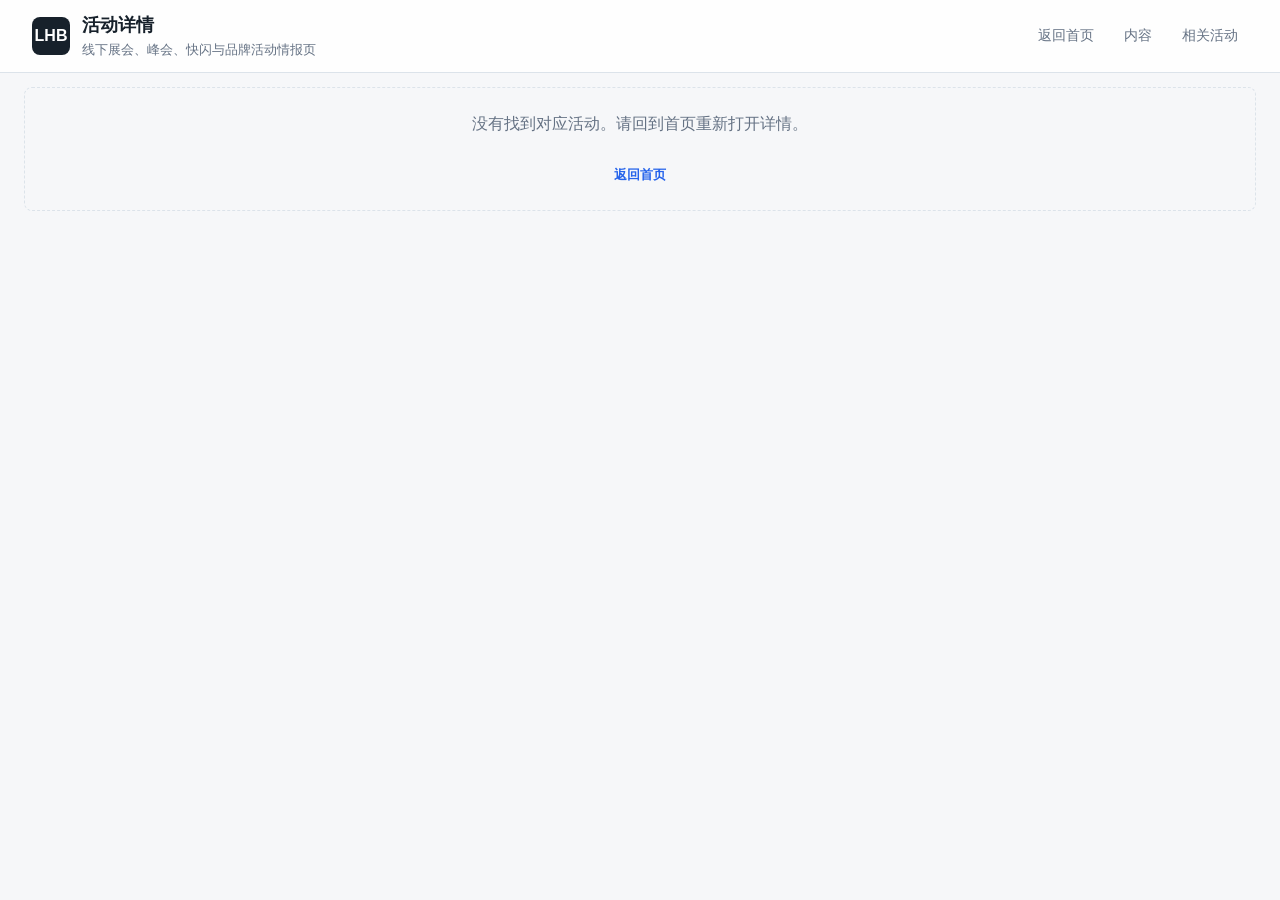
<file: detail.html>
<!DOCTYPE html>
<html lang="zh-CN">
<head>
  <meta charset="UTF-8">
  <meta name="viewport" content="width=device-width, initial-scale=1.0">
  <title>活动详情 · 线下活动情报库</title>
  <link rel="stylesheet" href="styles.css?v=45">
</head>
<body>
  <header class="topbar">
    <div class="brand">
      <span class="brand-mark">LHB</span>
      <div>
        <h1>活动详情</h1>
        <p>线下展会、峰会、快闪与品牌活动情报页</p>
      </div>
    </div>
    <nav class="nav">
      <a href="index.html">返回首页</a>
      <a href="#content">内容</a>
      <a href="#related">相关活动</a>
    </nav>
  </header>

  <main class="detail-page" id="detailPage">
    <div class="empty">正在加载活动详情...</div>
  </main>

  <script src="data.js?v=2"></script>
  <script src="jufair-data.js?v=1"></script>
  <script src="huodongxing-data.js?v=2"></script>
  <script src="media-data.js?v=6"></script>
  <script src="enrichment-data.js?v=2"></script>
  <script src="fresh-data.js?v=2"></script>
  <script src="shared.js?v=10"></script>
  <script src="detail.js?v=12"></script>
</body>
</html>
</file>
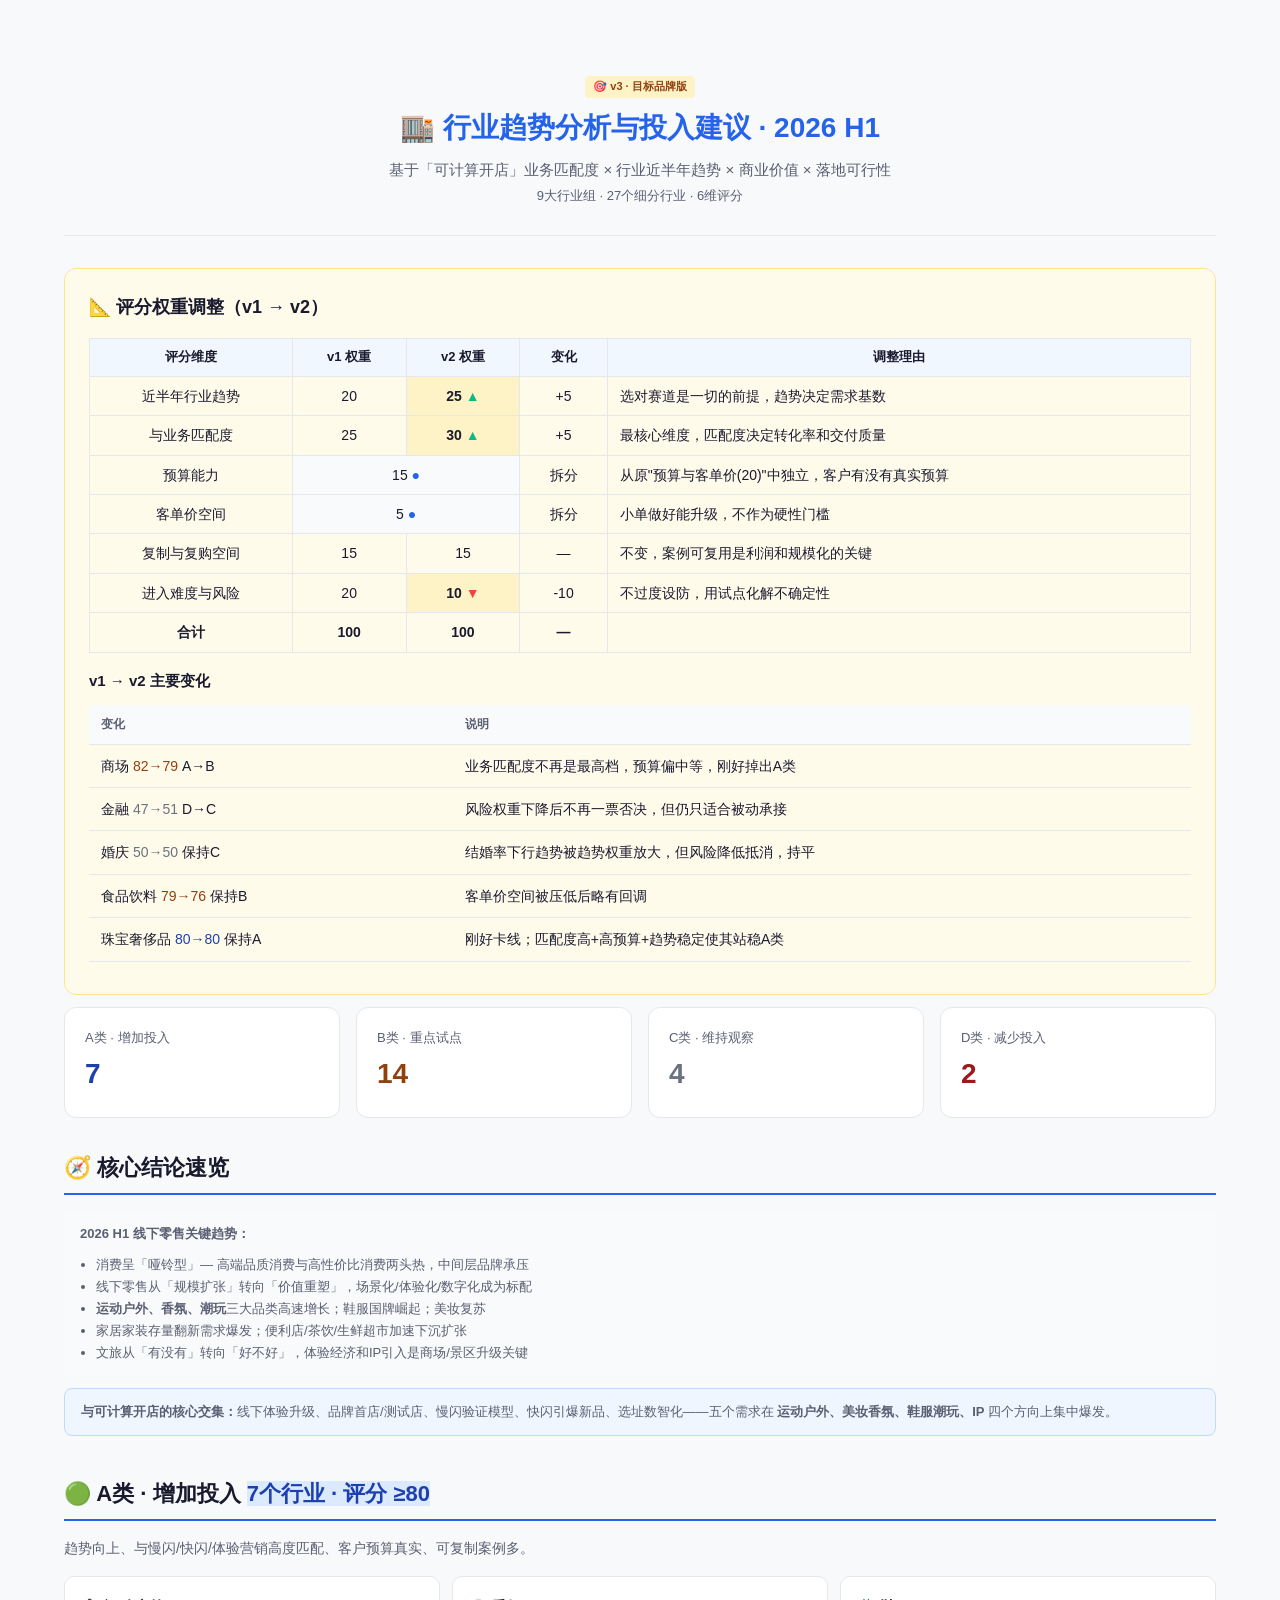
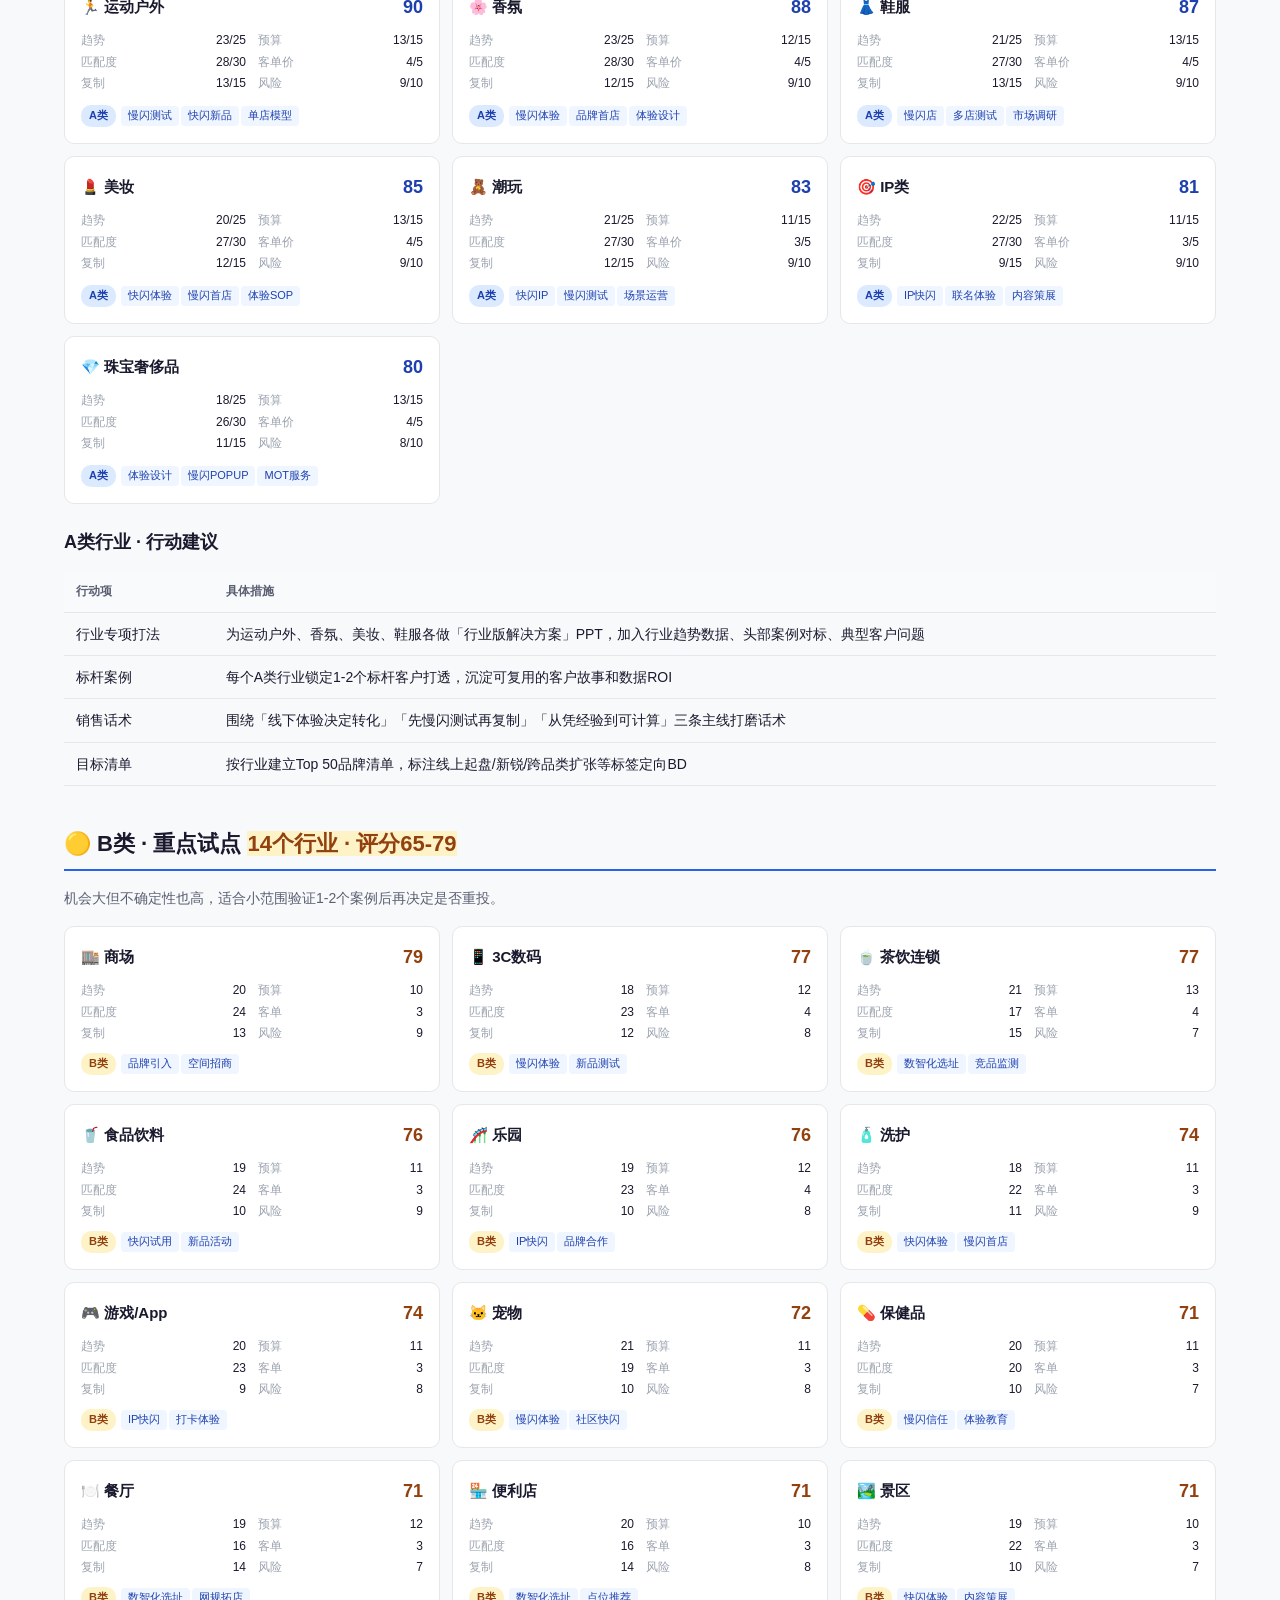
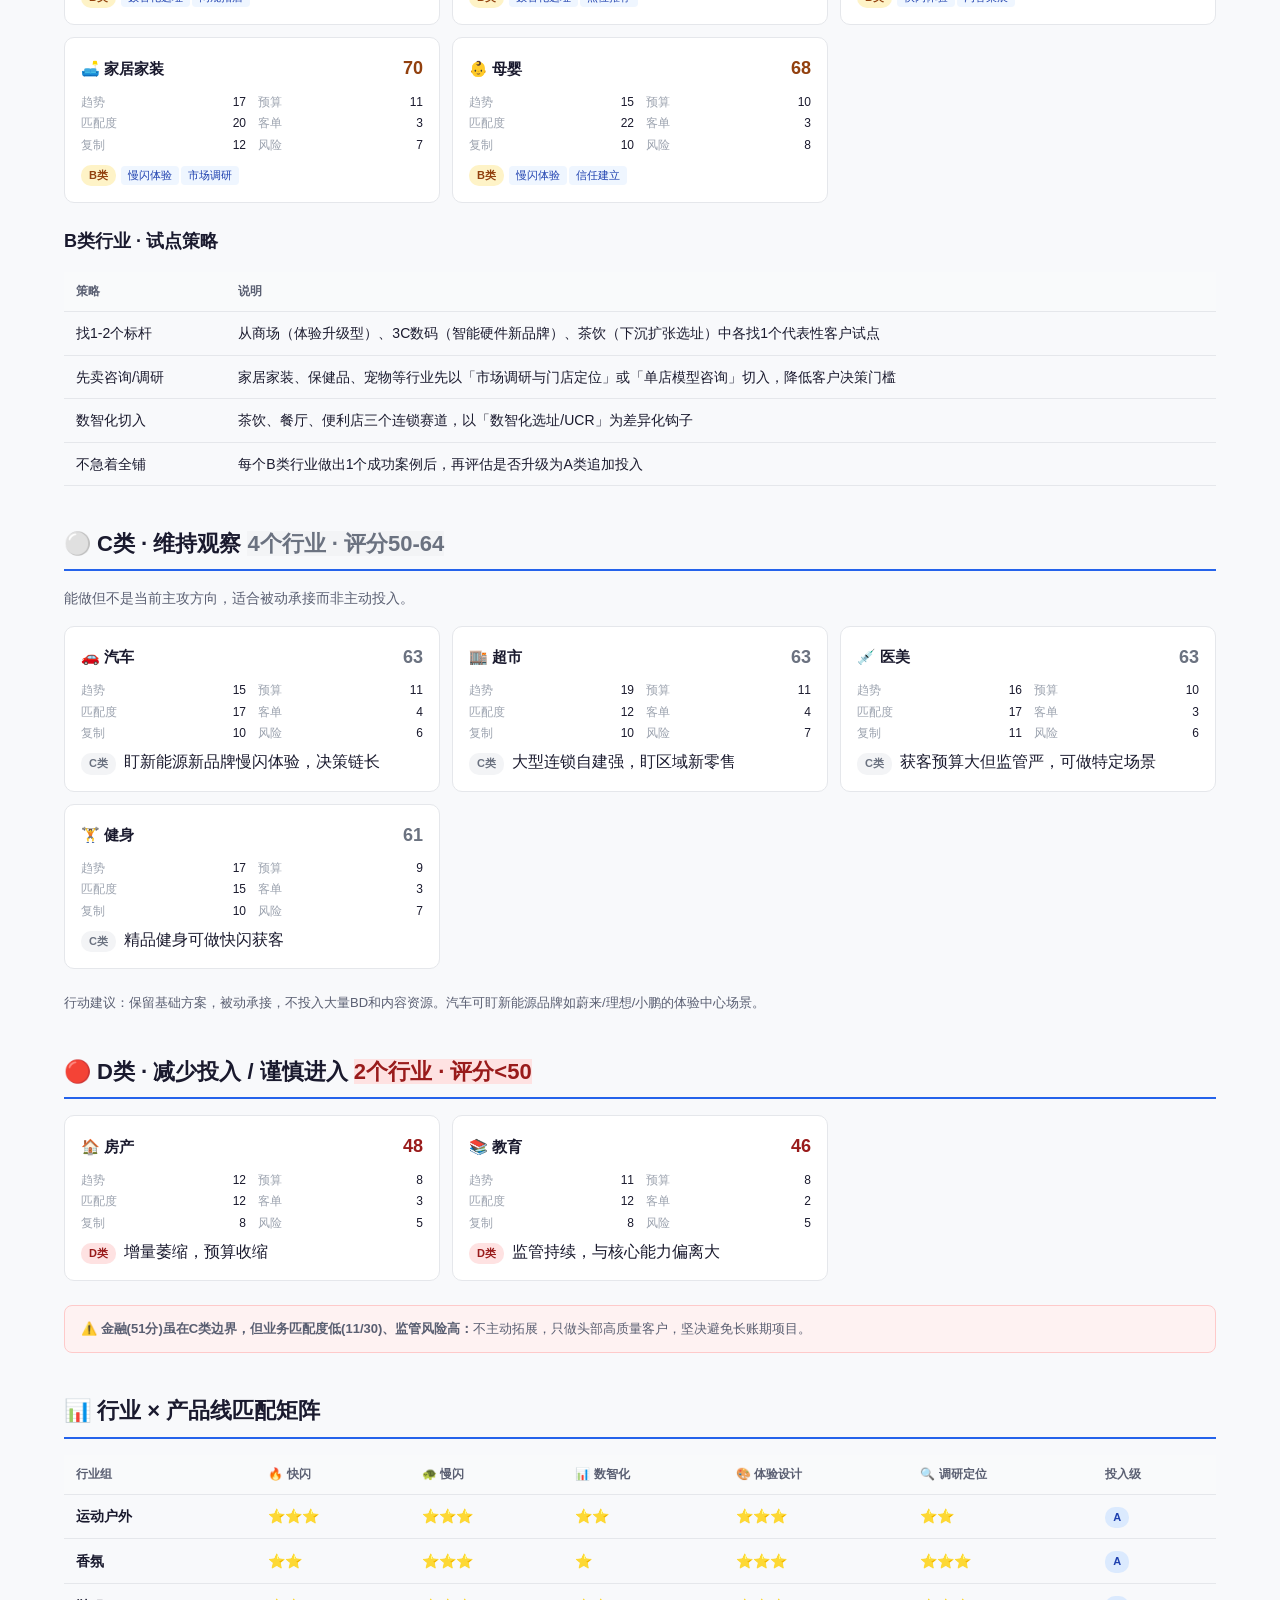
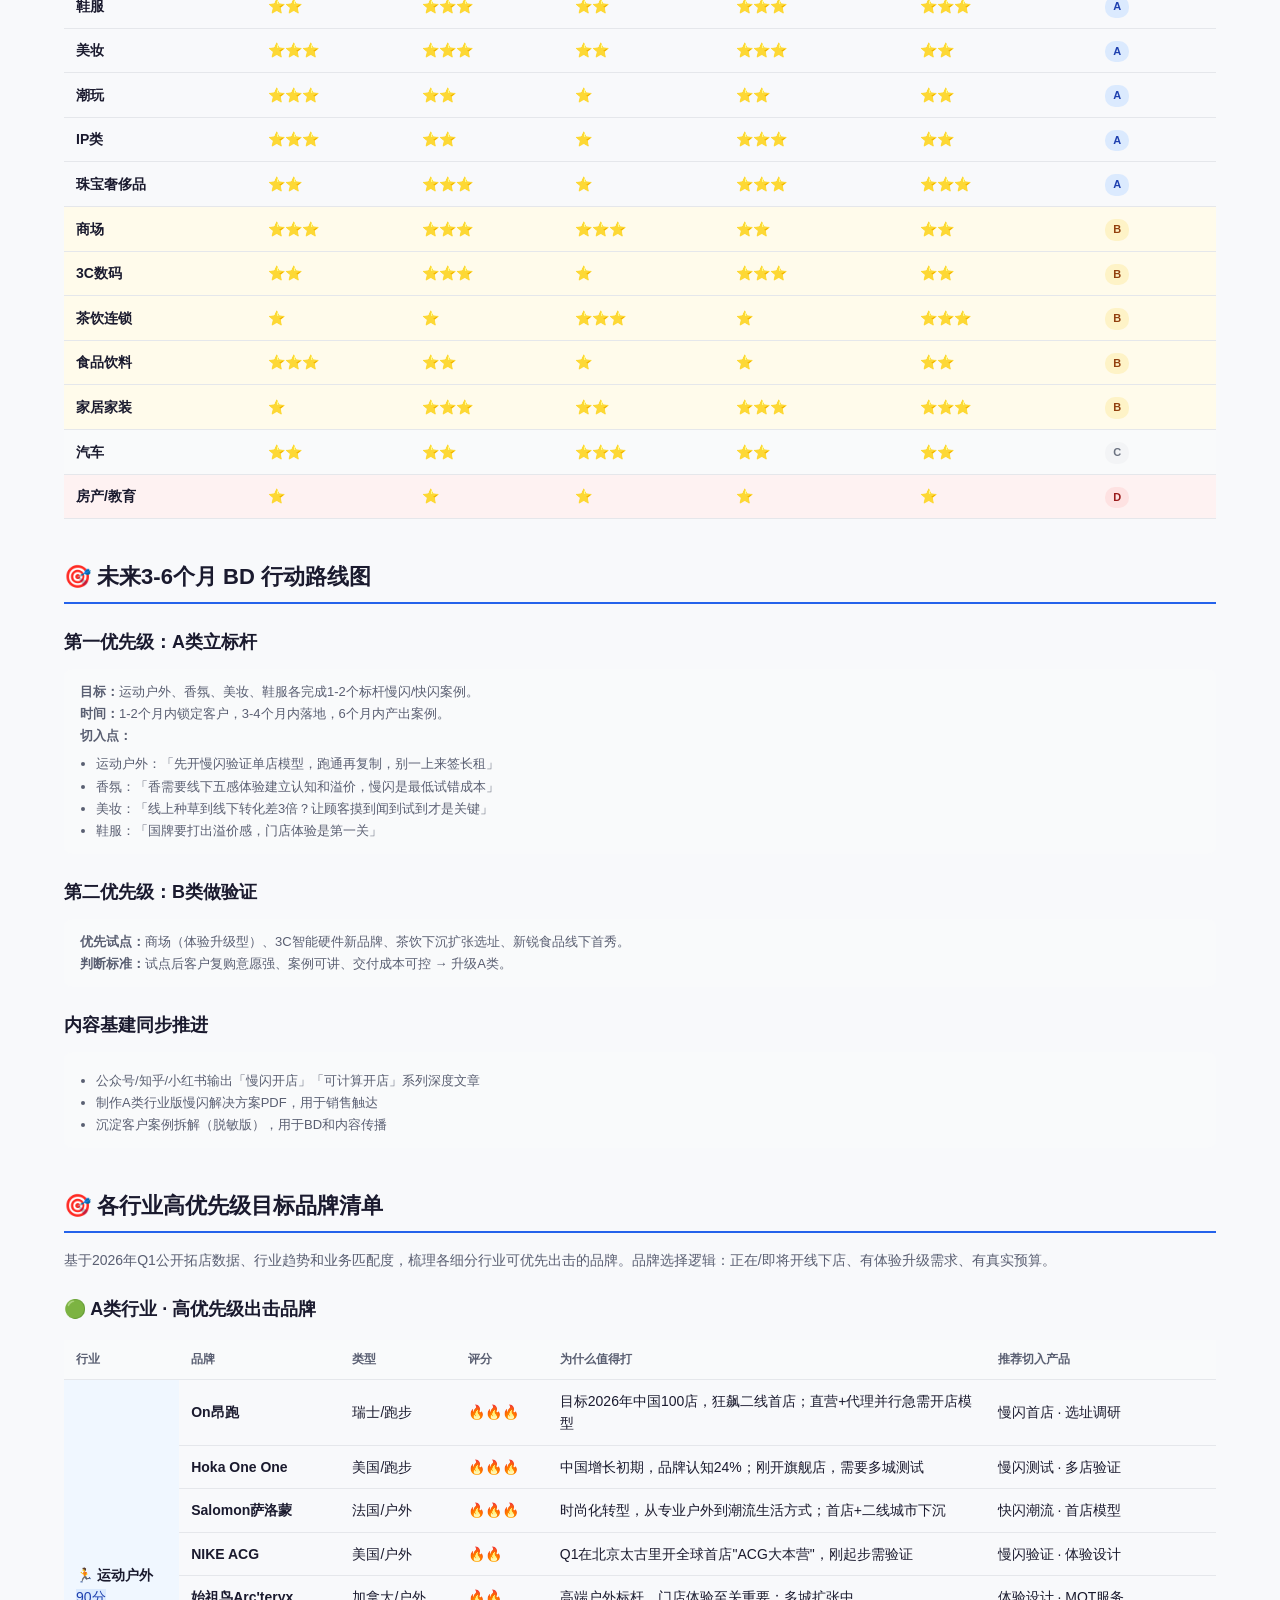
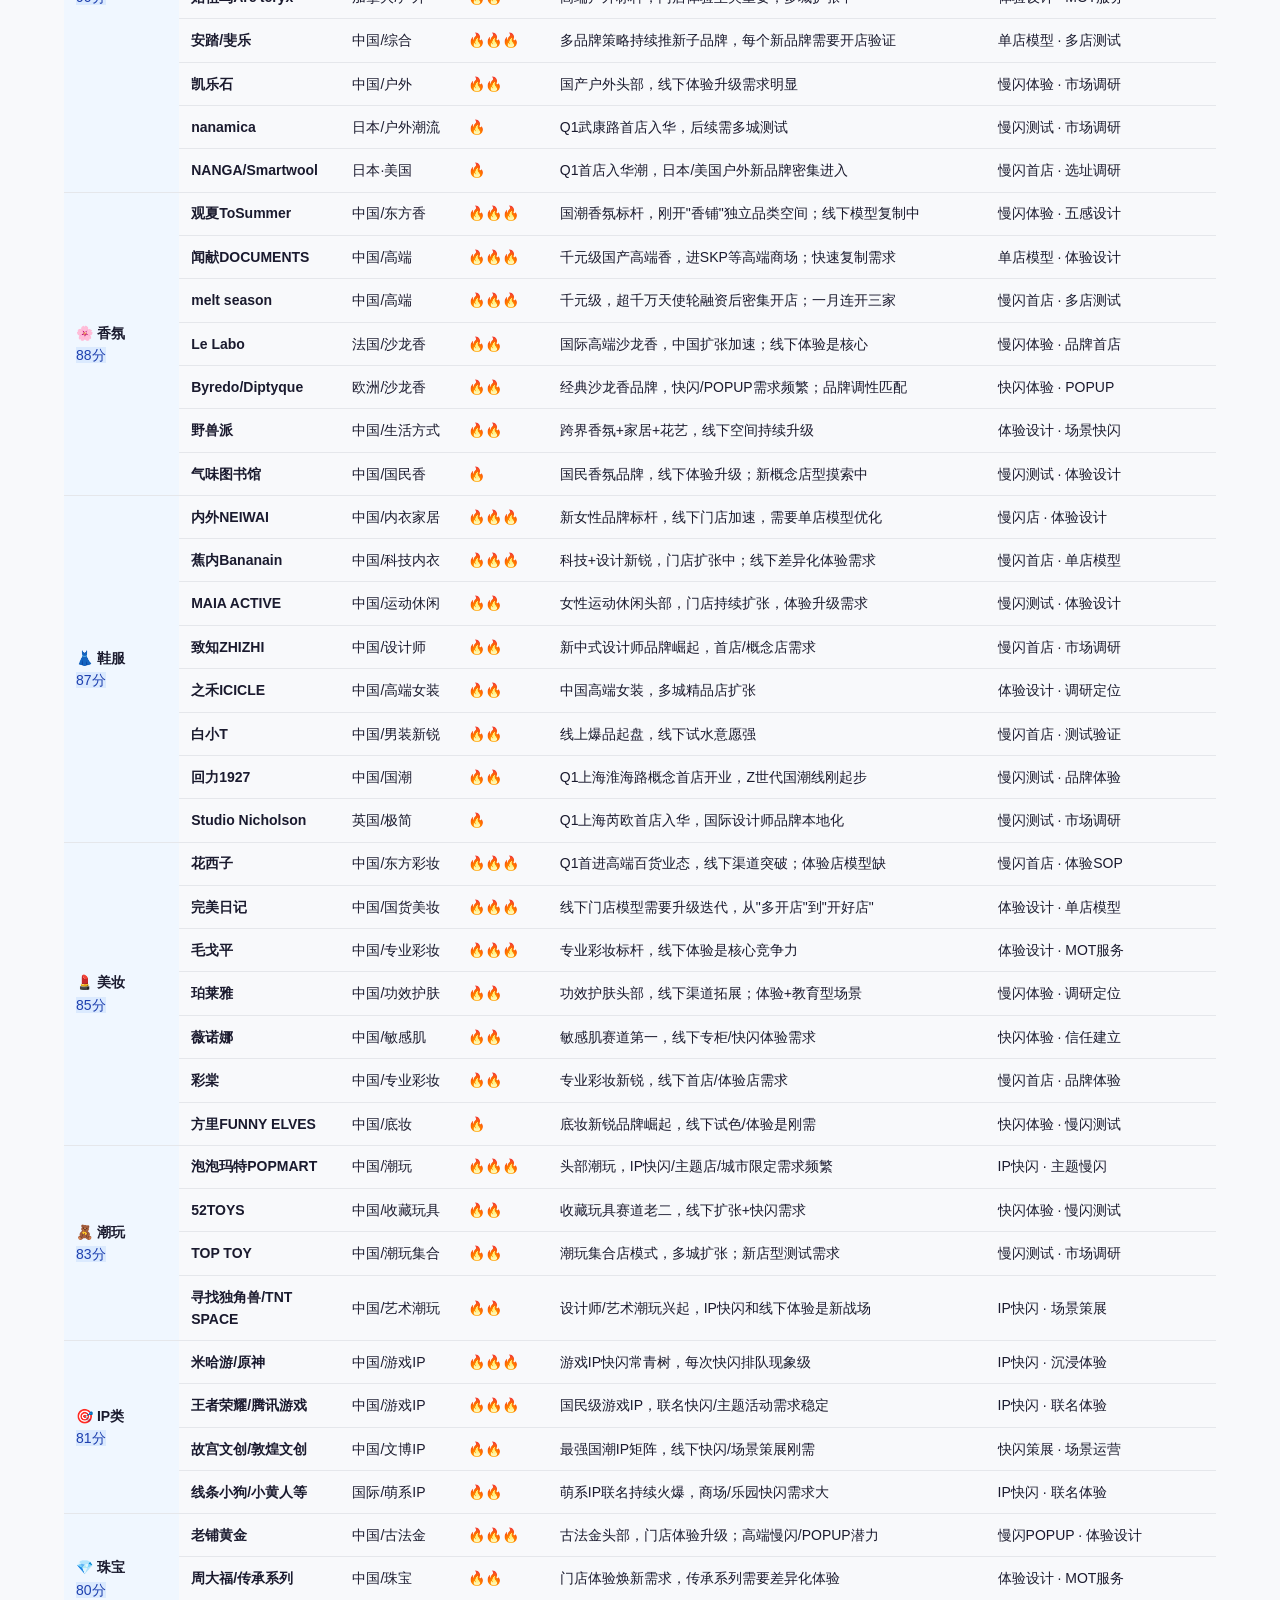
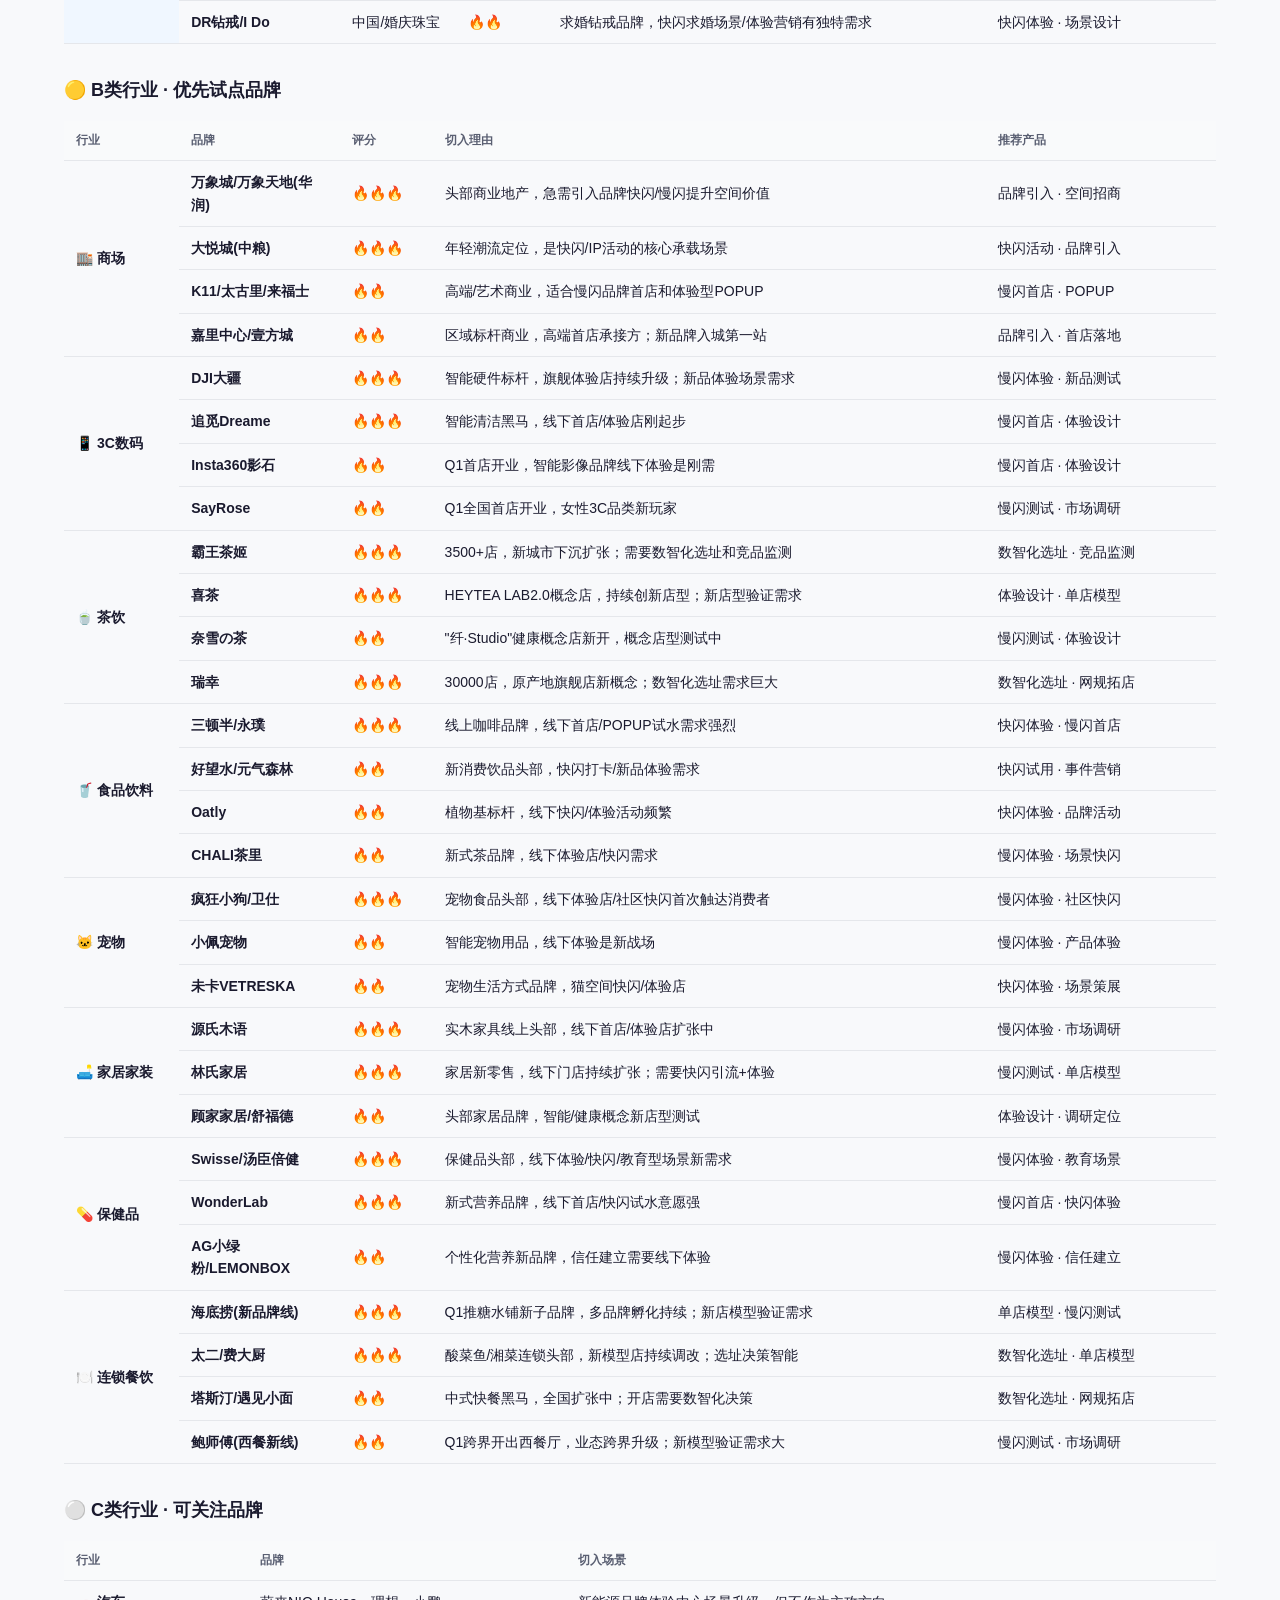
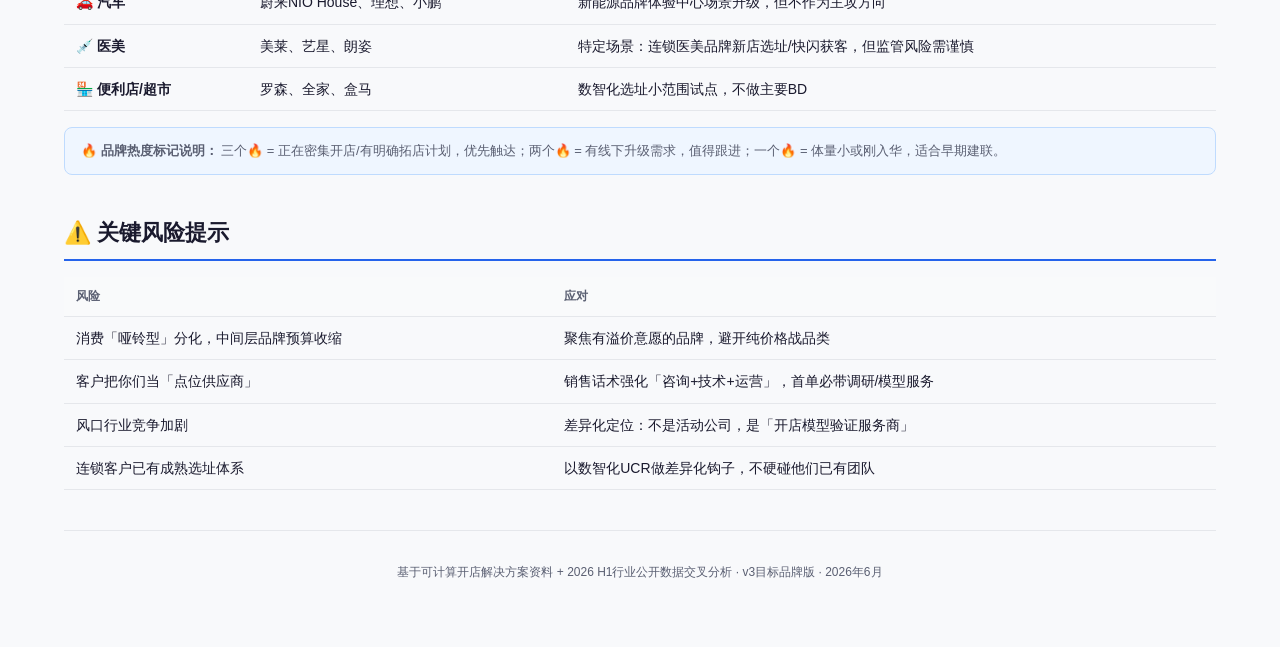
<file: 02_产出物/行业分析与投入建议报告.html>
<!DOCTYPE html>
<html lang="zh-CN">
<head>
<meta charset="UTF-8">
<meta name="viewport" content="width=device-width, initial-scale=1.0">
<title>行业趋势分析与投入建议报告 · 可计算开店 v2</title>
<style>
  :root {
    --bg: #f8f9fb;
    --card-bg: #ffffff;
    --text: #1a1a2e;
    --text-secondary: #5a5f72;
    --accent: #2563eb;
    --green: #10b981;
    --amber: #f59e0b;
    --red: #ef4444;
    --border: #e5e7eb;
    --tag-a: #dbeafe; --tag-a-text: #1e40af;
    --tag-b: #fef3c7; --tag-b-text: #92400e;
    --tag-c: #f3f4f6; --tag-c-text: #6b7280;
    --tag-d: #fee2e2; --tag-d-text: #991b1b;
  }
  * { margin:0; padding:0; box-sizing:border-box; }
  body { font-family: -apple-system, BlinkMacSystemFont, "Segoe UI", "PingFang SC", "Hiragino Sans GB", "Microsoft YaHei", sans-serif; background: var(--bg); color: var(--text); line-height:1.6; }
  .container { max-width:1200px; margin:0 auto; padding:32px 24px; }
  header { text-align:center; padding:40px 0 24px; border-bottom:1px solid var(--border); margin-bottom:32px; }
  header h1 { font-size:28px; margin-bottom:8px; color:var(--accent); }
  header .subtitle { color:var(--text-secondary); font-size:15px; margin-bottom:4px; }
  header .version-badge { display:inline-block; background:#fef3c7; color:#92400e; font-size:11px; padding:2px 8px; border-radius:4px; font-weight:700; margin-bottom:8px; }
  .summary-cards { display:grid; grid-template-columns:repeat(4,1fr); gap:16px; margin-bottom:32px; }
  .summary-card { background:var(--card-bg); border-radius:12px; padding:20px; border:1px solid var(--border); }
  .summary-card .label { font-size:13px; color:var(--text-secondary); margin-bottom:4px; }
  .summary-card .value { font-size:28px; font-weight:700; }
  .summary-card.a .value { color:#1e40af; }
  .summary-card.b .value { color:#92400e; }
  .summary-card.c .value { color:#6b7280; }
  .summary-card.d .value { color:#991b1b; }
  section { margin-bottom:40px; }
  section h2 { font-size:22px; margin-bottom:16px; padding-bottom:8px; border-bottom:2px solid var(--accent); }
  section h3 { font-size:18px; margin:24px 0 12px; color:var(--text); }
  .tier-grid { display:grid; grid-template-columns:repeat(auto-fill,minmax(280px,1fr)); gap:12px; margin-bottom:24px; }
  .industry-card { background:var(--card-bg); border-radius:10px; padding:16px; border:1px solid var(--border); transition:box-shadow .2s; }
  .industry-card:hover { box-shadow:0 2px 12px rgba(0,0,0,.06); }
  .industry-card .header { display:flex; align-items:center; gap:8px; margin-bottom:10px; }
  .industry-card .name { font-weight:600; font-size:15px; }
  .industry-card .score { margin-left:auto; font-weight:700; font-size:18px; }
  .industry-card .dims { display:grid; grid-template-columns:1fr 1fr; gap:2px 12px; font-size:12px; color:var(--text-secondary); }
  .industry-card .dims span { display:flex; justify-content:space-between; }
  .industry-card .dims .dim-label { color:#9ca3af; }
  .industry-card .dims .dim-val { font-weight:500; color:var(--text); }
  .tag { display:inline-block; font-size:11px; padding:2px 8px; border-radius:10px; font-weight:600; margin-right:4px; }
  .tag-a { background:var(--tag-a); color:var(--tag-a-text); }
  .tag-b { background:var(--tag-b); color:var(--tag-b-text); }
  .tag-c { background:var(--tag-c); color:var(--tag-c-text); }
  .tag-d { background:var(--tag-d); color:var(--tag-d-text); }
  .tier-badge { display:inline-block; padding:4px 12px; border-radius:6px; font-size:13px; font-weight:700; margin-bottom:12px; }
  .badge-a { background:var(--tag-a); color:var(--tag-a-text); }
  .badge-b { background:var(--tag-b); color:var(--tag-b-text); }
  .badge-c { background:var(--tag-c); color:var(--tag-c-text); }
  .badge-d { background:var(--tag-d); color:var(--tag-d-text); }
  .action-table { width:100%; border-collapse:collapse; margin:16px 0; font-size:14px; }
  .action-table th,.action-table td { text-align:left; padding:10px 12px; border-bottom:1px solid var(--border); }
  .action-table th { background:#f9fafb; font-weight:600; color:var(--text-secondary); font-size:12px; text-transform:uppercase; }
  .action-table tr:hover { background:#f9fafb; }
  .product-chip { font-size:11px; padding:1px 7px; border-radius:4px; background:#eff6ff; color:#1e40af; white-space:nowrap; display:inline-block; margin:1px; }
  .trend-box { font-size:13px; color:var(--text-secondary); line-height:1.7; background:#f9fafb; border-radius:8px; padding:12px 16px; margin-bottom:12px; }
  .weight-table { width:100%; border-collapse:collapse; margin:16px 0; font-size:14px; }
  .weight-table th,.weight-table td { padding:8px 12px; border:1px solid var(--border); }
  .weight-table th { background:#f0f7ff; font-weight:600; font-size:13px; }
  .weight-table td { text-align:center; }
  .weight-table .changed { background:#fef3c7; font-weight:600; }
  .diff-up { color:#10b981; }
  .diff-down { color:#ef4444; }
  .diff-new { color:#2563eb; }
  .arrow-up { color:#10b981; }
  .arrow-down { color:#ef4444; }
  .arrow-same { color:#9ca3af; }
  @media(max-width:768px) {
    .summary-cards { grid-template-columns:repeat(2,1fr); }
    .tier-grid { grid-template-columns:1fr; }
  }
</style>
</head>
<body>
<div class="container">

<header>
  <span class="version-badge">🎯 v3 · 目标品牌版</span>
  <h1>🏬 行业趋势分析与投入建议 · 2026 H1</h1>
  <p class="subtitle">基于「可计算开店」业务匹配度 × 行业近半年趋势 × 商业价值 × 落地可行性</p>
  <p class="subtitle" style="font-size:13px;">9大行业组 · 27个细分行业 · 6维评分</p>
</header>

<!-- 权重变更说明 -->
<section style="background:#fffbeb;border:1px solid #fde68a;border-radius:12px;padding:24px;margin-bottom:12px;">
  <h2 style="border:none;margin:0 0 12px 0;padding:0;font-size:18px;">📐 评分权重调整（v1 → v2）</h2>
  <table class="weight-table">
    <tr><th>评分维度</th><th>v1 权重</th><th>v2 权重</th><th>变化</th><th>调整理由</th></tr>
    <tr><td>近半年行业趋势</td><td>20</td><td class="changed">25 <span class="diff-up">▲</span></td><td>+5</td><td style="text-align:left;">选对赛道是一切的前提，趋势决定需求基数</td></tr>
    <tr><td>与业务匹配度</td><td>25</td><td class="changed">30 <span class="diff-up">▲</span></td><td>+5</td><td style="text-align:left;">最核心维度，匹配度决定转化率和交付质量</td></tr>
    <tr><td>预算能力</td><td colspan="2" style="background:#f9fafb;">15 <span class="diff-new">●</span></td><td>拆分</td><td style="text-align:left;">从原"预算与客单价(20)"中独立，客户有没有真实预算</td></tr>
    <tr><td>客单价空间</td><td colspan="2" style="background:#f9fafb;">5 <span class="diff-new">●</span></td><td>拆分</td><td style="text-align:left;">小单做好能升级，不作为硬性门槛</td></tr>
    <tr><td>复制与复购空间</td><td>15</td><td>15</td><td>—</td><td style="text-align:left;">不变，案例可复用是利润和规模化的关键</td></tr>
    <tr><td>进入难度与风险</td><td>20</td><td class="changed">10 <span class="diff-down">▼</span></td><td>-10</td><td style="text-align:left;">不过度设防，用试点化解不确定性</td></tr>
    <tr style="font-weight:700;"><td>合计</td><td>100</td><td>100</td><td>—</td><td></td></tr>
  </table>

  <h3 style="margin-top:16px;font-size:15px;">v1 → v2 主要变化</h3>
  <table class="action-table" style="margin:8px 0;">
    <tr><th>变化</th><th>说明</th></tr>
    <tr><td>商场 <span style="color:#92400e;">82→79</span> A→B</td><td>业务匹配度不再是最高档，预算偏中等，刚好掉出A类</td></tr>
    <tr><td>金融 <span style="color:#6b7280;">47→51</span> D→C</td><td>风险权重下降后不再一票否决，但仍只适合被动承接</td></tr>
    <tr><td>婚庆 <span style="color:#6b7280;">50→50</span> 保持C</td><td>结婚率下行趋势被趋势权重放大，但风险降低抵消，持平</td></tr>
    <tr><td>食品饮料 <span style="color:#92400e;">79→76</span> 保持B</td><td>客单价空间被压低后略有回调</td></tr>
    <tr><td>珠宝奢侈品 <span style="color:#1e40af;">80→80</span> 保持A</td><td>刚好卡线；匹配度高+高预算+趋势稳定使其站稳A类</td></tr>
  </table>
</section>

<!-- 总览卡片 -->
<div class="summary-cards">
  <div class="summary-card a"><div class="label">A类 · 增加投入</div><div class="value">7</div></div>
  <div class="summary-card b"><div class="label">B类 · 重点试点</div><div class="value">14</div></div>
  <div class="summary-card c"><div class="label">C类 · 维持观察</div><div class="value">4</div></div>
  <div class="summary-card d"><div class="label">D类 · 减少投入</div><div class="value">2</div></div>
</div>

<!-- 一、核心结论 -->
<section>
  <h2>🧭 核心结论速览</h2>
  <div class="trend-box">
    <strong>2026 H1 线下零售关键趋势：</strong>
    <ul style="margin:8px 0 0 16px;">
      <li>消费呈「哑铃型」— 高端品质消费与高性价比消费两头热，中间层品牌承压</li>
      <li>线下零售从「规模扩张」转向「价值重塑」，场景化/体验化/数字化成为标配</li>
      <li><strong>运动户外、香氛、潮玩</strong>三大品类高速增长；鞋服国牌崛起；美妆复苏</li>
      <li>家居家装存量翻新需求爆发；便利店/茶饮/生鲜超市加速下沉扩张</li>
      <li>文旅从「有没有」转向「好不好」，体验经济和IP引入是商场/景区升级关键</li>
    </ul>
  </div>
  <div class="trend-box" style="background:#eff6ff;border:1px solid #bfdbfe;">
    <strong>与可计算开店的核心交集：</strong>线下体验升级、品牌首店/测试店、慢闪验证模型、快闪引爆新品、选址数智化——五个需求在 <strong>运动户外、美妆香氛、鞋服潮玩、IP</strong> 四个方向上集中爆发。
  </div>
</section>

<!-- 二、A类：增加投入（80分+） -->
<section>
  <h2>🟢 A类 · 增加投入 <span class="badge badge-a">7个行业 · 评分 ≥80</span></h2>
  <p style="color:var(--text-secondary);font-size:14px;margin-bottom:16px;">趋势向上、与慢闪/快闪/体验营销高度匹配、客户预算真实、可复制案例多。</p>

  <div class="tier-grid">

    <div class="industry-card">
      <div class="header"><span class="name">🏃 运动户外</span><span class="score" style="color:#1e40af;">90</span></div>
      <div class="dims">
        <span><span class="dim-label">趋势</span><span class="dim-val">23/25</span></span>
        <span><span class="dim-label">预算</span><span class="dim-val">13/15</span></span>
        <span><span class="dim-label">匹配度</span><span class="dim-val">28/30</span></span>
        <span><span class="dim-label">客单价</span><span class="dim-val">4/5</span></span>
        <span><span class="dim-label">复制</span><span class="dim-val">13/15</span></span>
        <span><span class="dim-label">风险</span><span class="dim-val">9/10</span></span>
      </div>
      <div style="margin-top:8px;"><span class="tag tag-a">A类</span><span class="product-chip">慢闪测试</span><span class="product-chip">快闪新品</span><span class="product-chip">单店模型</span></div>
    </div>

    <div class="industry-card">
      <div class="header"><span class="name">🌸 香氛</span><span class="score" style="color:#1e40af;">88</span></div>
      <div class="dims">
        <span><span class="dim-label">趋势</span><span class="dim-val">23/25</span></span>
        <span><span class="dim-label">预算</span><span class="dim-val">12/15</span></span>
        <span><span class="dim-label">匹配度</span><span class="dim-val">28/30</span></span>
        <span><span class="dim-label">客单价</span><span class="dim-val">4/5</span></span>
        <span><span class="dim-label">复制</span><span class="dim-val">12/15</span></span>
        <span><span class="dim-label">风险</span><span class="dim-val">9/10</span></span>
      </div>
      <div style="margin-top:8px;"><span class="tag tag-a">A类</span><span class="product-chip">慢闪体验</span><span class="product-chip">品牌首店</span><span class="product-chip">体验设计</span></div>
    </div>

    <div class="industry-card">
      <div class="header"><span class="name">👗 鞋服</span><span class="score" style="color:#1e40af;">87</span></div>
      <div class="dims">
        <span><span class="dim-label">趋势</span><span class="dim-val">21/25</span></span>
        <span><span class="dim-label">预算</span><span class="dim-val">13/15</span></span>
        <span><span class="dim-label">匹配度</span><span class="dim-val">27/30</span></span>
        <span><span class="dim-label">客单价</span><span class="dim-val">4/5</span></span>
        <span><span class="dim-label">复制</span><span class="dim-val">13/15</span></span>
        <span><span class="dim-label">风险</span><span class="dim-val">9/10</span></span>
      </div>
      <div style="margin-top:8px;"><span class="tag tag-a">A类</span><span class="product-chip">慢闪店</span><span class="product-chip">多店测试</span><span class="product-chip">市场调研</span></div>
    </div>

    <div class="industry-card">
      <div class="header"><span class="name">💄 美妆</span><span class="score" style="color:#1e40af;">85</span></div>
      <div class="dims">
        <span><span class="dim-label">趋势</span><span class="dim-val">20/25</span></span>
        <span><span class="dim-label">预算</span><span class="dim-val">13/15</span></span>
        <span><span class="dim-label">匹配度</span><span class="dim-val">27/30</span></span>
        <span><span class="dim-label">客单价</span><span class="dim-val">4/5</span></span>
        <span><span class="dim-label">复制</span><span class="dim-val">12/15</span></span>
        <span><span class="dim-label">风险</span><span class="dim-val">9/10</span></span>
      </div>
      <div style="margin-top:8px;"><span class="tag tag-a">A类</span><span class="product-chip">快闪体验</span><span class="product-chip">慢闪首店</span><span class="product-chip">体验SOP</span></div>
    </div>

    <div class="industry-card">
      <div class="header"><span class="name">🧸 潮玩</span><span class="score" style="color:#1e40af;">83</span></div>
      <div class="dims">
        <span><span class="dim-label">趋势</span><span class="dim-val">21/25</span></span>
        <span><span class="dim-label">预算</span><span class="dim-val">11/15</span></span>
        <span><span class="dim-label">匹配度</span><span class="dim-val">27/30</span></span>
        <span><span class="dim-label">客单价</span><span class="dim-val">3/5</span></span>
        <span><span class="dim-label">复制</span><span class="dim-val">12/15</span></span>
        <span><span class="dim-label">风险</span><span class="dim-val">9/10</span></span>
      </div>
      <div style="margin-top:8px;"><span class="tag tag-a">A类</span><span class="product-chip">快闪IP</span><span class="product-chip">慢闪测试</span><span class="product-chip">场景运营</span></div>
    </div>

    <div class="industry-card">
      <div class="header"><span class="name">🎯 IP类</span><span class="score" style="color:#1e40af;">81</span></div>
      <div class="dims">
        <span><span class="dim-label">趋势</span><span class="dim-val">22/25</span></span>
        <span><span class="dim-label">预算</span><span class="dim-val">11/15</span></span>
        <span><span class="dim-label">匹配度</span><span class="dim-val">27/30</span></span>
        <span><span class="dim-label">客单价</span><span class="dim-val">3/5</span></span>
        <span><span class="dim-label">复制</span><span class="dim-val">9/15</span></span>
        <span><span class="dim-label">风险</span><span class="dim-val">9/10</span></span>
      </div>
      <div style="margin-top:8px;"><span class="tag tag-a">A类</span><span class="product-chip">IP快闪</span><span class="product-chip">联名体验</span><span class="product-chip">内容策展</span></div>
    </div>

    <div class="industry-card">
      <div class="header"><span class="name">💎 珠宝奢侈品</span><span class="score" style="color:#1e40af;">80</span></div>
      <div class="dims">
        <span><span class="dim-label">趋势</span><span class="dim-val">18/25</span></span>
        <span><span class="dim-label">预算</span><span class="dim-val">13/15</span></span>
        <span><span class="dim-label">匹配度</span><span class="dim-val">26/30</span></span>
        <span><span class="dim-label">客单价</span><span class="dim-val">4/5</span></span>
        <span><span class="dim-label">复制</span><span class="dim-val">11/15</span></span>
        <span><span class="dim-label">风险</span><span class="dim-val">8/10</span></span>
      </div>
      <div style="margin-top:8px;"><span class="tag tag-a">A类</span><span class="product-chip">体验设计</span><span class="product-chip">慢闪POPUP</span><span class="product-chip">MOT服务</span></div>
    </div>

  </div>

  <h3>A类行业 · 行动建议</h3>
  <table class="action-table">
    <tr><th>行动项</th><th>具体措施</th></tr>
    <tr><td>行业专项打法</td><td>为运动户外、香氛、美妆、鞋服各做「行业版解决方案」PPT，加入行业趋势数据、头部案例对标、典型客户问题</td></tr>
    <tr><td>标杆案例</td><td>每个A类行业锁定1-2个标杆客户打透，沉淀可复用的客户故事和数据ROI</td></tr>
    <tr><td>销售话术</td><td>围绕「线下体验决定转化」「先慢闪测试再复制」「从凭经验到可计算」三条主线打磨话术</td></tr>
    <tr><td>目标清单</td><td>按行业建立Top 50品牌清单，标注线上起盘/新锐/跨品类扩张等标签定向BD</td></tr>
  </table>
</section>

<!-- 三、B类：重点试点 -->
<section>
  <h2>🟡 B类 · 重点试点 <span class="badge badge-b">14个行业 · 评分65-79</span></h2>
  <p style="color:var(--text-secondary);font-size:14px;margin-bottom:16px;">机会大但不确定性也高，适合小范围验证1-2个案例后再决定是否重投。</p>

  <div class="tier-grid">

    <div class="industry-card">
      <div class="header"><span class="name">🏬 商场</span><span class="score" style="color:#92400e;">79</span></div>
      <div class="dims"><span><span class="dim-label">趋势</span><span class="dim-val">20</span></span><span><span class="dim-label">预算</span><span class="dim-val">10</span></span><span><span class="dim-label">匹配度</span><span class="dim-val">24</span></span><span><span class="dim-label">客单</span><span class="dim-val">3</span></span><span><span class="dim-label">复制</span><span class="dim-val">13</span></span><span><span class="dim-label">风险</span><span class="dim-val">9</span></span></div>
      <div style="margin-top:6px;"><span class="tag tag-b">B类</span><span class="product-chip">品牌引入</span><span class="product-chip">空间招商</span></div>
    </div>

    <div class="industry-card">
      <div class="header"><span class="name">📱 3C数码</span><span class="score" style="color:#92400e;">77</span></div>
      <div class="dims"><span><span class="dim-label">趋势</span><span class="dim-val">18</span></span><span><span class="dim-label">预算</span><span class="dim-val">12</span></span><span><span class="dim-label">匹配度</span><span class="dim-val">23</span></span><span><span class="dim-label">客单</span><span class="dim-val">4</span></span><span><span class="dim-label">复制</span><span class="dim-val">12</span></span><span><span class="dim-label">风险</span><span class="dim-val">8</span></span></div>
      <div style="margin-top:6px;"><span class="tag tag-b">B类</span><span class="product-chip">慢闪体验</span><span class="product-chip">新品测试</span></div>
    </div>

    <div class="industry-card">
      <div class="header"><span class="name">🍵 茶饮连锁</span><span class="score" style="color:#92400e;">77</span></div>
      <div class="dims"><span><span class="dim-label">趋势</span><span class="dim-val">21</span></span><span><span class="dim-label">预算</span><span class="dim-val">13</span></span><span><span class="dim-label">匹配度</span><span class="dim-val">17</span></span><span><span class="dim-label">客单</span><span class="dim-val">4</span></span><span><span class="dim-label">复制</span><span class="dim-val">15</span></span><span><span class="dim-label">风险</span><span class="dim-val">7</span></span></div>
      <div style="margin-top:6px;"><span class="tag tag-b">B类</span><span class="product-chip">数智化选址</span><span class="product-chip">竞品监测</span></div>
    </div>

    <div class="industry-card">
      <div class="header"><span class="name">🥤 食品饮料</span><span class="score" style="color:#92400e;">76</span></div>
      <div class="dims"><span><span class="dim-label">趋势</span><span class="dim-val">19</span></span><span><span class="dim-label">预算</span><span class="dim-val">11</span></span><span><span class="dim-label">匹配度</span><span class="dim-val">24</span></span><span><span class="dim-label">客单</span><span class="dim-val">3</span></span><span><span class="dim-label">复制</span><span class="dim-val">10</span></span><span><span class="dim-label">风险</span><span class="dim-val">9</span></span></div>
      <div style="margin-top:6px;"><span class="tag tag-b">B类</span><span class="product-chip">快闪试用</span><span class="product-chip">新品活动</span></div>
    </div>

    <div class="industry-card">
      <div class="header"><span class="name">🎢 乐园</span><span class="score" style="color:#92400e;">76</span></div>
      <div class="dims"><span><span class="dim-label">趋势</span><span class="dim-val">19</span></span><span><span class="dim-label">预算</span><span class="dim-val">12</span></span><span><span class="dim-label">匹配度</span><span class="dim-val">23</span></span><span><span class="dim-label">客单</span><span class="dim-val">4</span></span><span><span class="dim-label">复制</span><span class="dim-val">10</span></span><span><span class="dim-label">风险</span><span class="dim-val">8</span></span></div>
      <div style="margin-top:6px;"><span class="tag tag-b">B类</span><span class="product-chip">IP快闪</span><span class="product-chip">品牌合作</span></div>
    </div>

    <div class="industry-card">
      <div class="header"><span class="name">🧴 洗护</span><span class="score" style="color:#92400e;">74</span></div>
      <div class="dims"><span><span class="dim-label">趋势</span><span class="dim-val">18</span></span><span><span class="dim-label">预算</span><span class="dim-val">11</span></span><span><span class="dim-label">匹配度</span><span class="dim-val">22</span></span><span><span class="dim-label">客单</span><span class="dim-val">3</span></span><span><span class="dim-label">复制</span><span class="dim-val">11</span></span><span><span class="dim-label">风险</span><span class="dim-val">9</span></span></div>
      <div style="margin-top:6px;"><span class="tag tag-b">B类</span><span class="product-chip">快闪体验</span><span class="product-chip">慢闪首店</span></div>
    </div>

    <div class="industry-card">
      <div class="header"><span class="name">🎮 游戏/App</span><span class="score" style="color:#92400e;">74</span></div>
      <div class="dims"><span><span class="dim-label">趋势</span><span class="dim-val">20</span></span><span><span class="dim-label">预算</span><span class="dim-val">11</span></span><span><span class="dim-label">匹配度</span><span class="dim-val">23</span></span><span><span class="dim-label">客单</span><span class="dim-val">3</span></span><span><span class="dim-label">复制</span><span class="dim-val">9</span></span><span><span class="dim-label">风险</span><span class="dim-val">8</span></span></div>
      <div style="margin-top:6px;"><span class="tag tag-b">B类</span><span class="product-chip">IP快闪</span><span class="product-chip">打卡体验</span></div>
    </div>

    <div class="industry-card">
      <div class="header"><span class="name">🐱 宠物</span><span class="score" style="color:#92400e;">72</span></div>
      <div class="dims"><span><span class="dim-label">趋势</span><span class="dim-val">21</span></span><span><span class="dim-label">预算</span><span class="dim-val">11</span></span><span><span class="dim-label">匹配度</span><span class="dim-val">19</span></span><span><span class="dim-label">客单</span><span class="dim-val">3</span></span><span><span class="dim-label">复制</span><span class="dim-val">10</span></span><span><span class="dim-label">风险</span><span class="dim-val">8</span></span></div>
      <div style="margin-top:6px;"><span class="tag tag-b">B类</span><span class="product-chip">慢闪体验</span><span class="product-chip">社区快闪</span></div>
    </div>

    <div class="industry-card">
      <div class="header"><span class="name">💊 保健品</span><span class="score" style="color:#92400e;">71</span></div>
      <div class="dims"><span><span class="dim-label">趋势</span><span class="dim-val">20</span></span><span><span class="dim-label">预算</span><span class="dim-val">11</span></span><span><span class="dim-label">匹配度</span><span class="dim-val">20</span></span><span><span class="dim-label">客单</span><span class="dim-val">3</span></span><span><span class="dim-label">复制</span><span class="dim-val">10</span></span><span><span class="dim-label">风险</span><span class="dim-val">7</span></span></div>
      <div style="margin-top:6px;"><span class="tag tag-b">B类</span><span class="product-chip">慢闪信任</span><span class="product-chip">体验教育</span></div>
    </div>

    <div class="industry-card">
      <div class="header"><span class="name">🍽️ 餐厅</span><span class="score" style="color:#92400e;">71</span></div>
      <div class="dims"><span><span class="dim-label">趋势</span><span class="dim-val">19</span></span><span><span class="dim-label">预算</span><span class="dim-val">12</span></span><span><span class="dim-label">匹配度</span><span class="dim-val">16</span></span><span><span class="dim-label">客单</span><span class="dim-val">3</span></span><span><span class="dim-label">复制</span><span class="dim-val">14</span></span><span><span class="dim-label">风险</span><span class="dim-val">7</span></span></div>
      <div style="margin-top:6px;"><span class="tag tag-b">B类</span><span class="product-chip">数智化选址</span><span class="product-chip">网规拓店</span></div>
    </div>

    <div class="industry-card">
      <div class="header"><span class="name">🏪 便利店</span><span class="score" style="color:#92400e;">71</span></div>
      <div class="dims"><span><span class="dim-label">趋势</span><span class="dim-val">20</span></span><span><span class="dim-label">预算</span><span class="dim-val">10</span></span><span><span class="dim-label">匹配度</span><span class="dim-val">16</span></span><span><span class="dim-label">客单</span><span class="dim-val">3</span></span><span><span class="dim-label">复制</span><span class="dim-val">14</span></span><span><span class="dim-label">风险</span><span class="dim-val">8</span></span></div>
      <div style="margin-top:6px;"><span class="tag tag-b">B类</span><span class="product-chip">数智化选址</span><span class="product-chip">点位推荐</span></div>
    </div>

    <div class="industry-card">
      <div class="header"><span class="name">🏞️ 景区</span><span class="score" style="color:#92400e;">71</span></div>
      <div class="dims"><span><span class="dim-label">趋势</span><span class="dim-val">19</span></span><span><span class="dim-label">预算</span><span class="dim-val">10</span></span><span><span class="dim-label">匹配度</span><span class="dim-val">22</span></span><span><span class="dim-label">客单</span><span class="dim-val">3</span></span><span><span class="dim-label">复制</span><span class="dim-val">10</span></span><span><span class="dim-label">风险</span><span class="dim-val">7</span></span></div>
      <div style="margin-top:6px;"><span class="tag tag-b">B类</span><span class="product-chip">快闪体验</span><span class="product-chip">内容策展</span></div>
    </div>

    <div class="industry-card">
      <div class="header"><span class="name">🛋️ 家居家装</span><span class="score" style="color:#92400e;">70</span></div>
      <div class="dims"><span><span class="dim-label">趋势</span><span class="dim-val">17</span></span><span><span class="dim-label">预算</span><span class="dim-val">11</span></span><span><span class="dim-label">匹配度</span><span class="dim-val">20</span></span><span><span class="dim-label">客单</span><span class="dim-val">3</span></span><span><span class="dim-label">复制</span><span class="dim-val">12</span></span><span><span class="dim-label">风险</span><span class="dim-val">7</span></span></div>
      <div style="margin-top:6px;"><span class="tag tag-b">B类</span><span class="product-chip">慢闪体验</span><span class="product-chip">市场调研</span></div>
    </div>

    <div class="industry-card">
      <div class="header"><span class="name">👶 母婴</span><span class="score" style="color:#92400e;">68</span></div>
      <div class="dims"><span><span class="dim-label">趋势</span><span class="dim-val">15</span></span><span><span class="dim-label">预算</span><span class="dim-val">10</span></span><span><span class="dim-label">匹配度</span><span class="dim-val">22</span></span><span><span class="dim-label">客单</span><span class="dim-val">3</span></span><span><span class="dim-label">复制</span><span class="dim-val">10</span></span><span><span class="dim-label">风险</span><span class="dim-val">8</span></span></div>
      <div style="margin-top:6px;"><span class="tag tag-b">B类</span><span class="product-chip">慢闪体验</span><span class="product-chip">信任建立</span></div>
    </div>

  </div>

  <h3>B类行业 · 试点策略</h3>
  <table class="action-table">
    <tr><th>策略</th><th>说明</th></tr>
    <tr><td>找1-2个标杆</td><td>从商场（体验升级型）、3C数码（智能硬件新品牌）、茶饮（下沉扩张选址）中各找1个代表性客户试点</td></tr>
    <tr><td>先卖咨询/调研</td><td>家居家装、保健品、宠物等行业先以「市场调研与门店定位」或「单店模型咨询」切入，降低客户决策门槛</td></tr>
    <tr><td>数智化切入</td><td>茶饮、餐厅、便利店三个连锁赛道，以「数智化选址/UCR」为差异化钩子</td></tr>
    <tr><td>不急着全铺</td><td>每个B类行业做出1个成功案例后，再评估是否升级为A类追加投入</td></tr>
  </table>
</section>

<!-- 四、C类：维持观察 -->
<section>
  <h2>⚪ C类 · 维持观察 <span class="badge badge-c">4个行业 · 评分50-64</span></h2>
  <p style="color:var(--text-secondary);font-size:14px;margin-bottom:16px;">能做但不是当前主攻方向，适合被动承接而非主动投入。</p>

  <div class="tier-grid">
    <div class="industry-card">
      <div class="header"><span class="name">🚗 汽车</span><span class="score" style="color:#6b7280;">63</span></div>
      <div class="dims"><span><span class="dim-label">趋势</span><span class="dim-val">15</span></span><span><span class="dim-label">预算</span><span class="dim-val">11</span></span><span><span class="dim-label">匹配度</span><span class="dim-val">17</span></span><span><span class="dim-label">客单</span><span class="dim-val">4</span></span><span><span class="dim-label">复制</span><span class="dim-val">10</span></span><span><span class="dim-label">风险</span><span class="dim-val">6</span></span></div>
      <div style="margin-top:6px;"><span class="tag tag-c">C类</span> 盯新能源新品牌慢闪体验，决策链长</div>
    </div>
    <div class="industry-card">
      <div class="header"><span class="name">🏬 超市</span><span class="score" style="color:#6b7280;">63</span></div>
      <div class="dims"><span><span class="dim-label">趋势</span><span class="dim-val">19</span></span><span><span class="dim-label">预算</span><span class="dim-val">11</span></span><span><span class="dim-label">匹配度</span><span class="dim-val">12</span></span><span><span class="dim-label">客单</span><span class="dim-val">4</span></span><span><span class="dim-label">复制</span><span class="dim-val">10</span></span><span><span class="dim-label">风险</span><span class="dim-val">7</span></span></div>
      <div style="margin-top:6px;"><span class="tag tag-c">C类</span> 大型连锁自建强，盯区域新零售</div>
    </div>
    <div class="industry-card">
      <div class="header"><span class="name">💉 医美</span><span class="score" style="color:#6b7280;">63</span></div>
      <div class="dims"><span><span class="dim-label">趋势</span><span class="dim-val">16</span></span><span><span class="dim-label">预算</span><span class="dim-val">10</span></span><span><span class="dim-label">匹配度</span><span class="dim-val">17</span></span><span><span class="dim-label">客单</span><span class="dim-val">3</span></span><span><span class="dim-label">复制</span><span class="dim-val">11</span></span><span><span class="dim-label">风险</span><span class="dim-val">6</span></span></div>
      <div style="margin-top:6px;"><span class="tag tag-c">C类</span> 获客预算大但监管严，可做特定场景</div>
    </div>
    <div class="industry-card">
      <div class="header"><span class="name">🏋️ 健身</span><span class="score" style="color:#6b7280;">61</span></div>
      <div class="dims"><span><span class="dim-label">趋势</span><span class="dim-val">17</span></span><span><span class="dim-label">预算</span><span class="dim-val">9</span></span><span><span class="dim-label">匹配度</span><span class="dim-val">15</span></span><span><span class="dim-label">客单</span><span class="dim-val">3</span></span><span><span class="dim-label">复制</span><span class="dim-val">10</span></span><span><span class="dim-label">风险</span><span class="dim-val">7</span></span></div>
      <div style="margin-top:6px;"><span class="tag tag-c">C类</span> 精品健身可做快闪获客</div>
    </div>
  </div>

  <p style="margin-top:12px;color:var(--text-secondary);font-size:13px;">行动建议：保留基础方案，被动承接，不投入大量BD和内容资源。汽车可盯新能源品牌如蔚来/理想/小鹏的体验中心场景。</p>
</section>

<!-- 五、D类 -->
<section>
  <h2>🔴 D类 · 减少投入 / 谨慎进入 <span class="badge badge-d">2个行业 · 评分&lt;50</span></h2>

  <div class="tier-grid">
    <div class="industry-card">
      <div class="header"><span class="name">🏠 房产</span><span class="score" style="color:#991b1b;">48</span></div>
      <div class="dims"><span><span class="dim-label">趋势</span><span class="dim-val">12</span></span><span><span class="dim-label">预算</span><span class="dim-val">8</span></span><span><span class="dim-label">匹配度</span><span class="dim-val">12</span></span><span><span class="dim-label">客单</span><span class="dim-val">3</span></span><span><span class="dim-label">复制</span><span class="dim-val">8</span></span><span><span class="dim-label">风险</span><span class="dim-val">5</span></span></div>
      <div style="margin-top:6px;"><span class="tag tag-d">D类</span> 增量萎缩，预算收缩</div>
    </div>
    <div class="industry-card">
      <div class="header"><span class="name">📚 教育</span><span class="score" style="color:#991b1b;">46</span></div>
      <div class="dims"><span><span class="dim-label">趋势</span><span class="dim-val">11</span></span><span><span class="dim-label">预算</span><span class="dim-val">8</span></span><span><span class="dim-label">匹配度</span><span class="dim-val">12</span></span><span><span class="dim-label">客单</span><span class="dim-val">2</span></span><span><span class="dim-label">复制</span><span class="dim-val">8</span></span><span><span class="dim-label">风险</span><span class="dim-val">5</span></span></div>
      <div style="margin-top:6px;"><span class="tag tag-d">D类</span> 监管持续，与核心能力偏离大</div>
    </div>
  </div>

  <div class="trend-box" style="background:#fef2f2;border:1px solid #fecaca;margin-top:12px;">
    <strong>⚠️ 金融(51分)虽在C类边界，但业务匹配度低(11/30)、监管风险高：</strong>不主动拓展，只做头部高质量客户，坚决避免长账期项目。
  </div>
</section>

<!-- 六、匹配矩阵 -->
<section>
  <h2>📊 行业 × 产品线匹配矩阵</h2>
  <table class="action-table">
    <tr><th>行业组</th><th>🔥 快闪</th><th>🐢 慢闪</th><th>📊 数智化</th><th>🎨 体验设计</th><th>🔍 调研定位</th><th>投入级</th></tr>
    <tr><td><strong>运动户外</strong></td><td>⭐⭐⭐</td><td>⭐⭐⭐</td><td>⭐⭐</td><td>⭐⭐⭐</td><td>⭐⭐</td><td><span class="tag tag-a">A</span></td></tr>
    <tr><td><strong>香氛</strong></td><td>⭐⭐</td><td>⭐⭐⭐</td><td>⭐</td><td>⭐⭐⭐</td><td>⭐⭐⭐</td><td><span class="tag tag-a">A</span></td></tr>
    <tr><td><strong>鞋服</strong></td><td>⭐⭐</td><td>⭐⭐⭐</td><td>⭐⭐</td><td>⭐⭐⭐</td><td>⭐⭐⭐</td><td><span class="tag tag-a">A</span></td></tr>
    <tr><td><strong>美妆</strong></td><td>⭐⭐⭐</td><td>⭐⭐⭐</td><td>⭐⭐</td><td>⭐⭐⭐</td><td>⭐⭐</td><td><span class="tag tag-a">A</span></td></tr>
    <tr><td><strong>潮玩</strong></td><td>⭐⭐⭐</td><td>⭐⭐</td><td>⭐</td><td>⭐⭐</td><td>⭐⭐</td><td><span class="tag tag-a">A</span></td></tr>
    <tr><td><strong>IP类</strong></td><td>⭐⭐⭐</td><td>⭐⭐</td><td>⭐</td><td>⭐⭐⭐</td><td>⭐⭐</td><td><span class="tag tag-a">A</span></td></tr>
    <tr><td><strong>珠宝奢侈品</strong></td><td>⭐⭐</td><td>⭐⭐⭐</td><td>⭐</td><td>⭐⭐⭐</td><td>⭐⭐⭐</td><td><span class="tag tag-a">A</span></td></tr>
    <tr style="background:#fffbeb;"><td><strong>商场</strong></td><td>⭐⭐⭐</td><td>⭐⭐⭐</td><td>⭐⭐⭐</td><td>⭐⭐</td><td>⭐⭐</td><td><span class="tag tag-b">B</span></td></tr>
    <tr style="background:#fffbeb;"><td><strong>3C数码</strong></td><td>⭐⭐</td><td>⭐⭐⭐</td><td>⭐</td><td>⭐⭐⭐</td><td>⭐⭐</td><td><span class="tag tag-b">B</span></td></tr>
    <tr style="background:#fffbeb;"><td><strong>茶饮连锁</strong></td><td>⭐</td><td>⭐</td><td>⭐⭐⭐</td><td>⭐</td><td>⭐⭐⭐</td><td><span class="tag tag-b">B</span></td></tr>
    <tr style="background:#fffbeb;"><td><strong>食品饮料</strong></td><td>⭐⭐⭐</td><td>⭐⭐</td><td>⭐</td><td>⭐</td><td>⭐⭐</td><td><span class="tag tag-b">B</span></td></tr>
    <tr style="background:#fffbeb;"><td><strong>家居家装</strong></td><td>⭐</td><td>⭐⭐⭐</td><td>⭐⭐</td><td>⭐⭐⭐</td><td>⭐⭐⭐</td><td><span class="tag tag-b">B</span></td></tr>
    <tr style="background:#f9fafb;"><td><strong>汽车</strong></td><td>⭐⭐</td><td>⭐⭐</td><td>⭐⭐⭐</td><td>⭐⭐</td><td>⭐⭐</td><td><span class="tag tag-c">C</span></td></tr>
    <tr style="background:#fef2f2;"><td><strong>房产/教育</strong></td><td>⭐</td><td>⭐</td><td>⭐</td><td>⭐</td><td>⭐</td><td><span class="tag tag-d">D</span></td></tr>
  </table>
</section>

<!-- 七、BD路线图 -->
<section>
  <h2>🎯 未来3-6个月 BD 行动路线图</h2>

  <h3>第一优先级：A类立标杆</h3>
  <div class="trend-box">
    <strong>目标：</strong>运动户外、香氛、美妆、鞋服各完成1-2个标杆慢闪/快闪案例。<br>
    <strong>时间：</strong>1-2个月内锁定客户，3-4个月内落地，6个月内产出案例。<br>
    <strong>切入点：</strong>
    <ul style="margin:6px 0 0 16px;">
      <li>运动户外：「先开慢闪验证单店模型，跑通再复制，别一上来签长租」</li>
      <li>香氛：「香需要线下五感体验建立认知和溢价，慢闪是最低试错成本」</li>
      <li>美妆：「线上种草到线下转化差3倍？让顾客摸到闻到试到才是关键」</li>
      <li>鞋服：「国牌要打出溢价感，门店体验是第一关」</li>
    </ul>
  </div>

  <h3>第二优先级：B类做验证</h3>
  <div class="trend-box">
    <strong>优先试点：</strong>商场（体验升级型）、3C智能硬件新品牌、茶饮下沉扩张选址、新锐食品线下首秀。<br>
    <strong>判断标准：</strong>试点后客户复购意愿强、案例可讲、交付成本可控 → 升级A类。
  </div>

  <h3>内容基建同步推进</h3>
  <div class="trend-box">
    <ul style="margin:6px 0 0 16px;">
      <li>公众号/知乎/小红书输出「慢闪开店」「可计算开店」系列深度文章</li>
      <li>制作A类行业版慢闪解决方案PDF，用于销售触达</li>
      <li>沉淀客户案例拆解（脱敏版），用于BD和内容传播</li>
    </ul>
  </div>
</section>

<!-- 八、目标品牌清单 -->
<section>
  <h2>🎯 各行业高优先级目标品牌清单</h2>
  <p style="color:var(--text-secondary);font-size:14px;margin-bottom:16px;">基于2026年Q1公开拓店数据、行业趋势和业务匹配度，梳理各细分行业可优先出击的品牌。品牌选择逻辑：正在/即将开线下店、有体验升级需求、有真实预算。</p>

  <h3>🟢 A类行业 · 高优先级出击品牌</h3>

  <table class="action-table">
    <tr><th style="width:10%;">行业</th><th style="width:14%;">品牌</th><th style="width:10%;">类型</th><th style="width:8%;">评分</th><th>为什么值得打</th><th style="width:20%;">推荐切入产品</th></tr>

    <!-- ===== 运动户外 ===== -->
    <tr style="background:#f0f7ff;"><td rowspan="10"><strong>🏃 运动户外</strong><br><span class="badge badge-a">90分</span></td></tr>
    <tr><td><strong>On昂跑</strong></td><td>瑞士/跑步</td><td>🔥🔥🔥</td><td>目标2026年中国100店，狂飙二线首店；直营+代理并行急需开店模型</td><td>慢闪首店 · 选址调研</td></tr>
    <tr><td><strong>Hoka One One</strong></td><td>美国/跑步</td><td>🔥🔥🔥</td><td>中国增长初期，品牌认知24%；刚开旗舰店，需要多城测试</td><td>慢闪测试 · 多店验证</td></tr>
    <tr><td><strong>Salomon萨洛蒙</strong></td><td>法国/户外</td><td>🔥🔥🔥</td><td>时尚化转型，从专业户外到潮流生活方式；首店+二线城市下沉</td><td>快闪潮流 · 首店模型</td></tr>
    <tr><td><strong>NIKE ACG</strong></td><td>美国/户外</td><td>🔥🔥</td><td>Q1在北京太古里开全球首店"ACG大本营"，刚起步需验证</td><td>慢闪验证 · 体验设计</td></tr>
    <tr><td><strong>始祖鸟Arc'teryx</strong></td><td>加拿大/户外</td><td>🔥🔥</td><td>高端户外标杆，门店体验至关重要；多城扩张中</td><td>体验设计 · MOT服务</td></tr>
    <tr><td><strong>安踏/斐乐</strong></td><td>中国/综合</td><td>🔥🔥🔥</td><td>多品牌策略持续推新子品牌，每个新品牌需要开店验证</td><td>单店模型 · 多店测试</td></tr>
    <tr><td><strong>凯乐石</strong></td><td>中国/户外</td><td>🔥🔥</td><td>国产户外头部，线下体验升级需求明显</td><td>慢闪体验 · 市场调研</td></tr>
    <tr><td><strong>nanamica</strong></td><td>日本/户外潮流</td><td>🔥</td><td>Q1武康路首店入华，后续需多城测试</td><td>慢闪测试 · 市场调研</td></tr>
    <tr><td><strong>NANGA/Smartwool</strong></td><td>日本·美国</td><td>🔥</td><td>Q1首店入华潮，日本/美国户外新品牌密集进入</td><td>慢闪首店 · 选址调研</td></tr>

    <!-- ===== 香氛 ===== -->
    <tr style="background:#f0f7ff;"><td rowspan="8"><strong>🌸 香氛</strong><br><span class="badge badge-a">88分</span></td></tr>
    <tr><td><strong>观夏ToSummer</strong></td><td>中国/东方香</td><td>🔥🔥🔥</td><td>国潮香氛标杆，刚开"香铺"独立品类空间；线下模型复制中</td><td>慢闪体验 · 五感设计</td></tr>
    <tr><td><strong>闻献DOCUMENTS</strong></td><td>中国/高端</td><td>🔥🔥🔥</td><td>千元级国产高端香，进SKP等高端商场；快速复制需求</td><td>单店模型 · 体验设计</td></tr>
    <tr><td><strong>melt season</strong></td><td>中国/高端</td><td>🔥🔥🔥</td><td>千元级，超千万天使轮融资后密集开店；一月连开三家</td><td>慢闪首店 · 多店测试</td></tr>
    <tr><td><strong>Le Labo</strong></td><td>法国/沙龙香</td><td>🔥🔥</td><td>国际高端沙龙香，中国扩张加速；线下体验是核心</td><td>慢闪体验 · 品牌首店</td></tr>
    <tr><td><strong>Byredo/Diptyque</strong></td><td>欧洲/沙龙香</td><td>🔥🔥</td><td>经典沙龙香品牌，快闪/POPUP需求频繁；品牌调性匹配</td><td>快闪体验 · POPUP</td></tr>
    <tr><td><strong>野兽派</strong></td><td>中国/生活方式</td><td>🔥🔥</td><td>跨界香氛+家居+花艺，线下空间持续升级</td><td>体验设计 · 场景快闪</td></tr>
    <tr><td><strong>气味图书馆</strong></td><td>中国/国民香</td><td>🔥</td><td>国民香氛品牌，线下体验升级；新概念店型摸索中</td><td>慢闪测试 · 体验设计</td></tr>

    <!-- ===== 鞋服 ===== -->
    <tr style="background:#f0f7ff;"><td rowspan="9"><strong>👗 鞋服</strong><br><span class="badge badge-a">87分</span></td></tr>
    <tr><td><strong>内外NEIWAI</strong></td><td>中国/内衣家居</td><td>🔥🔥🔥</td><td>新女性品牌标杆，线下门店加速，需要单店模型优化</td><td>慢闪店 · 体验设计</td></tr>
    <tr><td><strong>蕉内Bananain</strong></td><td>中国/科技内衣</td><td>🔥🔥🔥</td><td>科技+设计新锐，门店扩张中；线下差异化体验需求</td><td>慢闪首店 · 单店模型</td></tr>
    <tr><td><strong>MAIA ACTIVE</strong></td><td>中国/运动休闲</td><td>🔥🔥</td><td>女性运动休闲头部，门店持续扩张，体验升级需求</td><td>慢闪测试 · 体验设计</td></tr>
    <tr><td><strong>致知ZHIZHI</strong></td><td>中国/设计师</td><td>🔥🔥</td><td>新中式设计师品牌崛起，首店/概念店需求</td><td>慢闪首店 · 市场调研</td></tr>
    <tr><td><strong>之禾ICICLE</strong></td><td>中国/高端女装</td><td>🔥🔥</td><td>中国高端女装，多城精品店扩张</td><td>体验设计 · 调研定位</td></tr>
    <tr><td><strong>白小T</strong></td><td>中国/男装新锐</td><td>🔥🔥</td><td>线上爆品起盘，线下试水意愿强</td><td>慢闪首店 · 测试验证</td></tr>
    <tr><td><strong>回力1927</strong></td><td>中国/国潮</td><td>🔥🔥</td><td>Q1上海淮海路概念首店开业，Z世代国潮线刚起步</td><td>慢闪测试 · 品牌体验</td></tr>
    <tr><td><strong>Studio Nicholson</strong></td><td>英国/极简</td><td>🔥</td><td>Q1上海芮欧首店入华，国际设计师品牌本地化</td><td>慢闪测试 · 市场调研</td></tr>

    <!-- ===== 美妆 ===== -->
    <tr style="background:#f0f7ff;"><td rowspan="8"><strong>💄 美妆</strong><br><span class="badge badge-a">85分</span></td></tr>
    <tr><td><strong>花西子</strong></td><td>中国/东方彩妆</td><td>🔥🔥🔥</td><td>Q1首进高端百货业态，线下渠道突破；体验店模型缺</td><td>慢闪首店 · 体验SOP</td></tr>
    <tr><td><strong>完美日记</strong></td><td>中国/国货美妆</td><td>🔥🔥🔥</td><td>线下门店模型需要升级迭代，从"多开店"到"开好店"</td><td>体验设计 · 单店模型</td></tr>
    <tr><td><strong>毛戈平</strong></td><td>中国/专业彩妆</td><td>🔥🔥🔥</td><td>专业彩妆标杆，线下体验是核心竞争力</td><td>体验设计 · MOT服务</td></tr>
    <tr><td><strong>珀莱雅</strong></td><td>中国/功效护肤</td><td>🔥🔥</td><td>功效护肤头部，线下渠道拓展；体验+教育型场景</td><td>慢闪体验 · 调研定位</td></tr>
    <tr><td><strong>薇诺娜</strong></td><td>中国/敏感肌</td><td>🔥🔥</td><td>敏感肌赛道第一，线下专柜/快闪体验需求</td><td>快闪体验 · 信任建立</td></tr>
    <tr><td><strong>彩棠</strong></td><td>中国/专业彩妆</td><td>🔥🔥</td><td>专业彩妆新锐，线下首店/体验店需求</td><td>慢闪首店 · 品牌体验</td></tr>
    <tr><td><strong>方里FUNNY ELVES</strong></td><td>中国/底妆</td><td>🔥</td><td>底妆新锐品牌崛起，线下试色/体验是刚需</td><td>快闪体验 · 慢闪测试</td></tr>

    <!-- ===== 潮玩 ===== -->
    <tr style="background:#f0f7ff;"><td rowspan="5"><strong>🧸 潮玩</strong><br><span class="badge badge-a">83分</span></td></tr>
    <tr><td><strong>泡泡玛特POPMART</strong></td><td>中国/潮玩</td><td>🔥🔥🔥</td><td>头部潮玩，IP快闪/主题店/城市限定需求频繁</td><td>IP快闪 · 主题慢闪</td></tr>
    <tr><td><strong>52TOYS</strong></td><td>中国/收藏玩具</td><td>🔥🔥</td><td>收藏玩具赛道老二，线下扩张+快闪需求</td><td>快闪体验 · 慢闪测试</td></tr>
    <tr><td><strong>TOP TOY</strong></td><td>中国/潮玩集合</td><td>🔥🔥</td><td>潮玩集合店模式，多城扩张；新店型测试需求</td><td>慢闪测试 · 市场调研</td></tr>
    <tr><td><strong>寻找独角兽/TNT SPACE</strong></td><td>中国/艺术潮玩</td><td>🔥🔥</td><td>设计师/艺术潮玩兴起，IP快闪和线下体验是新战场</td><td>IP快闪 · 场景策展</td></tr>

    <!-- ===== IP类 ===== -->
    <tr style="background:#f0f7ff;"><td rowspan="5"><strong>🎯 IP类</strong><br><span class="badge badge-a">81分</span></td></tr>
    <tr><td><strong>米哈游/原神</strong></td><td>中国/游戏IP</td><td>🔥🔥🔥</td><td>游戏IP快闪常青树，每次快闪排队现象级</td><td>IP快闪 · 沉浸体验</td></tr>
    <tr><td><strong>王者荣耀/腾讯游戏</strong></td><td>中国/游戏IP</td><td>🔥🔥🔥</td><td>国民级游戏IP，联名快闪/主题活动需求稳定</td><td>IP快闪 · 联名体验</td></tr>
    <tr><td><strong>故宫文创/敦煌文创</strong></td><td>中国/文博IP</td><td>🔥🔥</td><td>最强国潮IP矩阵，线下快闪/场景策展刚需</td><td>快闪策展 · 场景运营</td></tr>
    <tr><td><strong>线条小狗/小黄人等</strong></td><td>国际/萌系IP</td><td>🔥🔥</td><td>萌系IP联名持续火爆，商场/乐园快闪需求大</td><td>IP快闪 · 联名体验</td></tr>

    <!-- ===== 珠宝 ===== -->
    <tr style="background:#f0f7ff;"><td rowspan="4"><strong>💎 珠宝</strong><br><span class="badge badge-a">80分</span></td></tr>
    <tr><td><strong>老铺黄金</strong></td><td>中国/古法金</td><td>🔥🔥🔥</td><td>古法金头部，门店体验升级；高端慢闪/POPUP潜力</td><td>慢闪POPUP · 体验设计</td></tr>
    <tr><td><strong>周大福/传承系列</strong></td><td>中国/珠宝</td><td>🔥🔥</td><td>门店体验焕新需求，传承系列需要差异化体验</td><td>体验设计 · MOT服务</td></tr>
    <tr><td><strong>DR钻戒/I Do</strong></td><td>中国/婚庆珠宝</td><td>🔥🔥</td><td>求婚钻戒品牌，快闪求婚场景/体验营销有独特需求</td><td>快闪体验 · 场景设计</td></tr>
  </table>

  <h3 style="margin-top:32px;">🟡 B类行业 · 优先试点品牌</h3>

  <table class="action-table">
    <tr><th style="width:10%;">行业</th><th style="width:14%;">品牌</th><th style="width:8%;">评分</th><th>切入理由</th><th style="width:20%;">推荐产品</th></tr>

    <tr><td rowspan="4"><strong>🏬 商场</strong></td><td><strong>万象城/万象天地(华润)</strong></td><td>🔥🔥🔥</td><td>头部商业地产，急需引入品牌快闪/慢闪提升空间价值</td><td>品牌引入 · 空间招商</td></tr>
    <tr><td><strong>大悦城(中粮)</strong></td><td>🔥🔥🔥</td><td>年轻潮流定位，是快闪/IP活动的核心承载场景</td><td>快闪活动 · 品牌引入</td></tr>
    <tr><td><strong>K11/太古里/来福士</strong></td><td>🔥🔥</td><td>高端/艺术商业，适合慢闪品牌首店和体验型POPUP</td><td>慢闪首店 · POPUP</td></tr>
    <tr><td><strong>嘉里中心/壹方城</strong></td><td>🔥🔥</td><td>区域标杆商业，高端首店承接方；新品牌入城第一站</td><td>品牌引入 · 首店落地</td></tr>

    <tr><td rowspan="4"><strong>📱 3C数码</strong></td><td><strong>DJI大疆</strong></td><td>🔥🔥🔥</td><td>智能硬件标杆，旗舰体验店持续升级；新品体验场景需求</td><td>慢闪体验 · 新品测试</td></tr>
    <tr><td><strong>追觅Dreame</strong></td><td>🔥🔥🔥</td><td>智能清洁黑马，线下首店/体验店刚起步</td><td>慢闪首店 · 体验设计</td></tr>
    <tr><td><strong>Insta360影石</strong></td><td>🔥🔥</td><td>Q1首店开业，智能影像品牌线下体验是刚需</td><td>慢闪首店 · 体验设计</td></tr>
    <tr><td><strong>SayRose</strong></td><td>🔥🔥</td><td>Q1全国首店开业，女性3C品类新玩家</td><td>慢闪测试 · 市场调研</td></tr>

    <tr><td rowspan="4"><strong>🍵 茶饮</strong></td><td><strong>霸王茶姬</strong></td><td>🔥🔥🔥</td><td>3500+店，新城市下沉扩张；需要数智化选址和竞品监测</td><td>数智化选址 · 竞品监测</td></tr>
    <tr><td><strong>喜茶</strong></td><td>🔥🔥🔥</td><td>HEYTEA LAB2.0概念店，持续创新店型；新店型验证需求</td><td>体验设计 · 单店模型</td></tr>
    <tr><td><strong>奈雪の茶</strong></td><td>🔥🔥</td><td>"纤·Studio"健康概念店新开，概念店型测试中</td><td>慢闪测试 · 体验设计</td></tr>
    <tr><td><strong>瑞幸</strong></td><td>🔥🔥🔥</td><td>30000店，原产地旗舰店新概念；数智化选址需求巨大</td><td>数智化选址 · 网规拓店</td></tr>

    <tr><td rowspan="4"><strong>🥤 食品饮料</strong></td><td><strong>三顿半/永璞</strong></td><td>🔥🔥🔥</td><td>线上咖啡品牌，线下首店/POPUP试水需求强烈</td><td>快闪体验 · 慢闪首店</td></tr>
    <tr><td><strong>好望水/元气森林</strong></td><td>🔥🔥</td><td>新消费饮品头部，快闪打卡/新品体验需求</td><td>快闪试用 · 事件营销</td></tr>
    <tr><td><strong>Oatly</strong></td><td>🔥🔥</td><td>植物基标杆，线下快闪/体验活动频繁</td><td>快闪体验 · 品牌活动</td></tr>
    <tr><td><strong>CHALI茶里</strong></td><td>🔥🔥</td><td>新式茶品牌，线下体验店/快闪需求</td><td>慢闪体验 · 场景快闪</td></tr>

    <tr><td rowspan="3"><strong>🐱 宠物</strong></td><td><strong>疯狂小狗/卫仕</strong></td><td>🔥🔥🔥</td><td>宠物食品头部，线下体验店/社区快闪首次触达消费者</td><td>慢闪体验 · 社区快闪</td></tr>
    <tr><td><strong>小佩宠物</strong></td><td>🔥🔥</td><td>智能宠物用品，线下体验是新战场</td><td>慢闪体验 · 产品体验</td></tr>
    <tr><td><strong>未卡VETRESKA</strong></td><td>🔥🔥</td><td>宠物生活方式品牌，猫空间快闪/体验店</td><td>快闪体验 · 场景策展</td></tr>

    <tr><td rowspan="3"><strong>🛋️ 家居家装</strong></td><td><strong>源氏木语</strong></td><td>🔥🔥🔥</td><td>实木家具线上头部，线下首店/体验店扩张中</td><td>慢闪体验 · 市场调研</td></tr>
    <tr><td><strong>林氏家居</strong></td><td>🔥🔥🔥</td><td>家居新零售，线下门店持续扩张；需要快闪引流+体验</td><td>慢闪测试 · 单店模型</td></tr>
    <tr><td><strong>顾家家居/舒福德</strong></td><td>🔥🔥</td><td>头部家居品牌，智能/健康概念新店型测试</td><td>体验设计 · 调研定位</td></tr>

    <tr><td rowspan="3"><strong>💊 保健品</strong></td><td><strong>Swisse/汤臣倍健</strong></td><td>🔥🔥🔥</td><td>保健品头部，线下体验/快闪/教育型场景新需求</td><td>慢闪体验 · 教育场景</td></tr>
    <tr><td><strong>WonderLab</strong></td><td>🔥🔥🔥</td><td>新式营养品牌，线下首店/快闪试水意愿强</td><td>慢闪首店 · 快闪体验</td></tr>
    <tr><td><strong>AG小绿粉/LEMONBOX</strong></td><td>🔥🔥</td><td>个性化营养新品牌，信任建立需要线下体验</td><td>慢闪体验 · 信任建立</td></tr>

    <tr><td rowspan="4"><strong>🍽️ 连锁餐饮</strong></td><td><strong>海底捞(新品牌线)</strong></td><td>🔥🔥🔥</td><td>Q1推糖水铺新子品牌，多品牌孵化持续；新店模型验证需求</td><td>单店模型 · 慢闪测试</td></tr>
    <tr><td><strong>太二/费大厨</strong></td><td>🔥🔥🔥</td><td>酸菜鱼/湘菜连锁头部，新模型店持续调改；选址决策智能</td><td>数智化选址 · 单店模型</td></tr>
    <tr><td><strong>塔斯汀/遇见小面</strong></td><td>🔥🔥</td><td>中式快餐黑马，全国扩张中；开店需要数智化决策</td><td>数智化选址 · 网规拓店</td></tr>
    <tr><td><strong>鲍师傅(西餐新线)</strong></td><td>🔥🔥</td><td>Q1跨界开出西餐厅，业态跨界升级；新模型验证需求大</td><td>慢闪测试 · 市场调研</td></tr>

  </table>

  <h3 style="margin-top:32px;">⚪ C类行业 · 可关注品牌</h3>

  <table class="action-table">
    <tr><th>行业</th><th>品牌</th><th>切入场景</th></tr>
    <tr><td><strong>🚗 汽车</strong></td><td>蔚来NIO House、理想、小鹏</td><td>新能源品牌体验中心场景升级，但不作为主攻方向</td></tr>
    <tr><td><strong>💉 医美</strong></td><td>美莱、艺星、朗姿</td><td>特定场景：连锁医美品牌新店选址/快闪获客，但监管风险需谨慎</td></tr>
    <tr><td><strong>🏪 便利店/超市</strong></td><td>罗森、全家、盒马</td><td>数智化选址小范围试点，不做主要BD</td></tr>
  </table>

  <div class="trend-box" style="background:#eff6ff;border:1px solid #bfdbfe;margin-top:16px;">
    <strong>🔥 品牌热度标记说明：</strong>
    三个🔥 = 正在密集开店/有明确拓店计划，优先触达；两个🔥 = 有线下升级需求，值得跟进；一个🔥 = 体量小或刚入华，适合早期建联。
  </div>
</section>


<!-- 九、风险 -->
<section>
  <h2>⚠️ 关键风险提示</h2>
  <table class="action-table">
    <tr><th>风险</th><th>应对</th></tr>
    <tr><td>消费「哑铃型」分化，中间层品牌预算收缩</td><td>聚焦有溢价意愿的品牌，避开纯价格战品类</td></tr>
    <tr><td>客户把你们当「点位供应商」</td><td>销售话术强化「咨询+技术+运营」，首单必带调研/模型服务</td></tr>
    <tr><td>风口行业竞争加剧</td><td>差异化定位：不是活动公司，是「开店模型验证服务商」</td></tr>
    <tr><td>连锁客户已有成熟选址体系</td><td>以数智化UCR做差异化钩子，不硬碰他们已有团队</td></tr>
  </table>
</section>

<footer style="text-align:center;padding:32px 0;color:var(--text-secondary);font-size:12px;border-top:1px solid var(--border);margin-top:40px;">
  <p>基于可计算开店解决方案资料 + 2026 H1行业公开数据交叉分析 · v3目标品牌版 · 2026年6月</p>
</footer>

</div>
</body>
</html>
</file>
<file: styles.css>
:root {
  --bg: #f6f7f9;
  --surface: #ffffff;
  --surface-soft: #f0f4f7;
  --ink: #17212b;
  --muted: #657284;
  --line: #dce3ea;
  --blue: #2563eb;
  --teal: #0f766e;
  --green: #138a58;
  --amber: #b7791f;
  --red: #b42318;
  --shadow: 0 18px 42px rgba(17, 24, 39, 0.08);
}

* {
  box-sizing: border-box;
}

html {
  scroll-behavior: smooth;
}

body {
  margin: 0;
  color: var(--ink);
  background: var(--bg);
  font-family: -apple-system, BlinkMacSystemFont, "Segoe UI", "PingFang SC", "Microsoft YaHei", sans-serif;
  line-height: 1.55;
}

button,
input {
  font: inherit;
}

.topbar {
  display: flex;
  align-items: center;
  justify-content: space-between;
  gap: 24px;
  padding: 12px 32px;
  background: rgba(255, 255, 255, 0.92);
  border-bottom: 1px solid var(--line);
}

.brand {
  display: flex;
  align-items: center;
  gap: 12px;
}

.brand-mark {
  display: grid;
  place-items: center;
  width: 38px;
  height: 38px;
  border-radius: 8px;
  background: var(--ink);
  color: #fff;
  font-weight: 800;
  letter-spacing: 0;
}

.brand h1,
.brand p {
  margin: 0;
}

.brand h1 {
  font-size: 18px;
}

.brand p {
  color: var(--muted);
  font-size: 13px;
}

.nav {
  display: flex;
  gap: 10px;
}

.nav a {
  color: var(--muted);
  text-decoration: none;
  padding: 8px 10px;
  border-radius: 6px;
  font-size: 14px;
}

.nav a:hover {
  color: var(--ink);
  background: var(--surface-soft);
}

main {
  max-width: 1280px;
  margin: 0 auto;
  padding: 14px 24px 56px;
}

.search-workbench {
  display: grid;
  grid-template-columns: auto minmax(420px, 1fr);
  align-items: center;
  gap: 8px 14px;
  margin-top: 18px;
  padding: 10px 12px;
  background: var(--surface);
  border: 1px solid var(--line);
  border-radius: 8px;
  box-shadow: 0 12px 34px rgba(17, 24, 39, 0.1);
}

.filter-sticky {
  position: sticky;
  top: 0;
  z-index: 8;
  grid-column: 1 / -1;
  display: grid;
  gap: 8px;
  margin: 0 -12px -10px;
  padding: 8px 12px 10px;
  background: var(--surface);
  border-top: 1px solid var(--line);
  box-shadow: 0 12px 28px rgba(17, 24, 39, 0.08);
}

.search-copy {
  display: flex;
  align-items: baseline;
  gap: 8px;
  white-space: nowrap;
}

.search-copy h2 {
  margin: 0;
  font-size: 18px;
}

.search-panel {
  display: flex;
  align-items: center;
  gap: 10px;
  min-width: 0;
}

.eyebrow {
  margin: 0;
  color: var(--teal);
  font-size: 12px;
  font-weight: 800;
}

.search-panel label {
  display: inline-flex;
  align-items: center;
  margin: 0;
  color: var(--ink);
  font-size: 13px;
  font-weight: 700;
  white-space: nowrap;
}

.search-row {
  display: flex;
  flex: 1;
  gap: 8px;
  min-width: 0;
}

.search-row input {
  min-width: 0;
  flex: 1;
  height: 36px;
  padding: 0 12px;
  border: 1px solid var(--line);
  border-radius: 6px;
  background: #fff;
}

button {
  border: 0;
  border-radius: 6px;
  color: #fff;
  background: var(--ink);
  cursor: pointer;
}

.search-row button,
.card-button {
  padding: 0 16px;
}

.card-button {
  display: inline-flex;
  align-items: center;
  justify-content: center;
  min-height: 28px;
  color: #fff;
  text-decoration: none;
  border-radius: 6px;
  background: var(--ink);
  font-size: 13px;
}

.search-row button {
  min-height: 36px;
}

.top-filter-bar {
  display: grid;
  grid-template-columns: repeat(2, minmax(0, 1fr));
  gap: 8px;
}

.top-filter-bar details {
  display: grid;
  grid-template-columns: 42px minmax(0, 1fr);
  align-items: center;
  column-gap: 6px;
  min-width: 0;
}

.top-filter-bar details.filter-wide {
  grid-column: 1 / -1;
}

.top-filter-bar summary {
  margin: 3px 0 0;
  color: var(--muted);
  font-size: 12px;
  font-weight: 700;
  line-height: 1.4;
  cursor: pointer;
  user-select: none;
}

.filter-options,
.tag-row {
  display: flex;
  flex-wrap: wrap;
  gap: 6px;
}

.top-filter-bar .filter-options {
  flex-wrap: nowrap;
  min-width: 0;
  overflow-x: auto;
  padding-bottom: 2px;
  scrollbar-width: thin;
}

.top-filter-bar .filter-button {
  flex: 0 0 auto;
}

.active-filters {
  display: flex;
  flex-wrap: wrap;
  gap: 6px;
  min-height: 20px;
  color: var(--muted);
  font-size: 12px;
}

.active-filter-row {
  display: flex;
  align-items: center;
  justify-content: space-between;
  gap: 10px;
  min-width: 0;
}

.filter-actions {
  display: inline-flex;
  align-items: center;
  gap: 8px;
  flex: 0 0 auto;
}

.filter-result-count {
  display: inline-flex;
  align-items: center;
  min-height: 28px;
  padding: 0 10px;
  border-radius: 999px;
  background: #ecfdf5;
  color: #047857;
  border: 1px solid #bbf7d0;
  font-size: 12px;
  font-weight: 700;
  white-space: nowrap;
}

.active-filter {
  display: inline-flex;
  align-items: center;
  gap: 6px;
  min-height: 24px;
  padding: 3px 8px;
  border-radius: 999px;
  background: #f8fafc;
  color: var(--ink);
  border: 1px solid var(--line);
  font-size: 12px;
}

.active-filter button {
  display: inline-grid;
  place-items: center;
  width: 18px;
  height: 18px;
  padding: 0;
  border-radius: 999px;
  background: #e2e8f0;
  color: var(--ink);
  font-size: 12px;
  line-height: 1;
}

.clear-filter-button {
  flex: 0 0 auto;
  min-height: 28px;
  padding: 0 12px;
  background: var(--surface-soft);
  color: var(--ink);
  border: 1px solid var(--line);
  font-size: 12px;
}

.pill,
.filter-button,
.tag {
  display: inline-flex;
  align-items: center;
  min-height: 24px;
  padding: 3px 8px;
  border-radius: 999px;
  border: 1px solid var(--line);
  background: #fff;
  color: var(--muted);
  font-size: 12px;
  line-height: 1.2;
}

.pill {
  cursor: pointer;
}

.filter-button {
  cursor: pointer;
}

.pill.active,
.filter-button.active {
  border-color: var(--blue);
  color: var(--blue);
  background: #eef4ff;
}

.overview-panel {
  display: grid;
  grid-template-columns: 330px repeat(3, minmax(0, 1fr));
  align-items: stretch;
  gap: 8px;
  margin-bottom: 12px;
  padding: 8px;
  border: 1px solid var(--line);
  border-radius: 8px;
  background: var(--surface);
}

.metrics {
  display: grid;
  grid-template-rows: repeat(3, 1fr) auto;
  align-items: stretch;
  gap: 0;
  margin: 0;
  background: #fbfcfd;
  border: 1px solid var(--line);
  border-radius: 6px;
  overflow: visible;
}

.section,
.event-card {
  background: var(--surface);
  border: 1px solid var(--line);
  border-radius: 8px;
}

.metrics article {
  position: relative;
  display: flex;
  align-items: baseline;
  justify-content: space-between;
  gap: 12px;
  min-width: 0;
  padding: 8px 12px;
  border-right: 0;
  border-bottom: 1px solid var(--line);
}

.metrics article:last-child {
  border-bottom: 1px solid var(--line);
}

.metrics span {
  display: inline;
  order: 2;
  font-size: 26px;
  font-weight: 800;
  line-height: 1;
}

.metrics p {
  order: 1;
  margin: 0;
  color: var(--muted);
  font-size: 12px;
  font-weight: 700;
  white-space: nowrap;
}

.metrics-note {
  margin: 0;
  padding: 7px 10px 8px;
  color: var(--muted);
  background: #f3f6fa;
  font-size: 11px;
  line-height: 1.35;
  min-width: 0;
  white-space: normal;
}

.overview-charts {
  display: contents;
  grid-template-columns: none;
  gap: 8px;
  margin: 0;
}

.chart-card {
  min-width: 0;
  padding: 8px 10px;
  border: 1px solid var(--line);
  border-radius: 6px;
  background: #fbfcfd;
}

.chart-head {
  display: flex;
  align-items: center;
  justify-content: space-between;
  gap: 8px;
  margin-bottom: 6px;
}

.chart-head h2 {
  margin: 0;
  font-size: 15px;
  line-height: 1.2;
}

.pie-chart-block {
  min-height: 104px;
}

.pie-wrap {
  display: grid;
  grid-template-columns: 82px minmax(0, 1fr);
  align-items: center;
  gap: 7px;
}

.pie-visual {
  display: grid;
  place-items: center;
  width: 80px;
  height: 80px;
  border-radius: 999px;
}

.pie-visual > div {
  display: grid;
  place-items: center;
  width: 48px;
  height: 48px;
  border-radius: 999px;
  background: #fff;
  box-shadow: inset 0 0 0 1px var(--line);
}

.pie-visual strong {
  color: var(--ink);
  font-size: 18px;
  line-height: 1;
}

.pie-visual span {
  color: var(--muted);
  font-size: 11px;
}

.pie-legend {
  display: grid;
  gap: 4px;
  min-width: 0;
}

.pie-legend-item {
  display: grid;
  grid-template-columns: 10px minmax(0, 1fr) auto auto;
  align-items: center;
  gap: 6px;
  color: var(--muted);
  font-size: 11px;
}

.pie-dot {
  width: 8px;
  height: 8px;
  border-radius: 999px;
}

.pie-label {
  min-width: 0;
  overflow: hidden;
  color: var(--ink);
  text-overflow: ellipsis;
  white-space: nowrap;
}

.pie-legend-item strong {
  color: var(--ink);
  font-size: 12px;
}

.pie-legend-item em {
  min-width: 42px;
  color: var(--muted);
  font-style: normal;
  text-align: right;
}

.section {
  padding: 18px;
  margin-top: 18px;
  overflow: hidden;
}

.featured-section {
  padding: 12px 14px;
}

.section-head {
  display: flex;
  align-items: center;
  justify-content: space-between;
  gap: 12px;
  margin-bottom: 10px;
}

.section-title-line {
  display: flex;
  align-items: baseline;
  flex-wrap: wrap;
  gap: 8px;
  min-width: 0;
}

.section-head h2 {
  margin: 0;
  font-size: 20px;
  line-height: 1.2;
}

.section-head.compact {
  margin-bottom: 10px;
}

.section-note {
  color: var(--muted);
  font-size: 13px;
}

.result-tools {
  display: flex;
  align-items: center;
  justify-content: flex-end;
  flex-wrap: wrap;
  gap: 8px;
}

.sort-tabs {
  display: inline-flex;
  padding: 2px;
  border: 1px solid var(--line);
  border-radius: 8px;
  background: #f8fafc;
}

.sort-button {
  min-height: 28px;
  padding: 0 10px;
  border-radius: 6px;
  background: transparent;
  color: var(--muted);
  font-size: 12px;
  font-weight: 800;
}

.sort-button.active {
  background: var(--ink);
  color: #fff;
}

.sort-help {
  position: relative;
  display: inline-flex;
  align-items: center;
  min-height: 28px;
  padding: 0 8px;
  border: 1px solid var(--line);
  border-radius: 999px;
  background: #fff;
  color: var(--muted);
  font-size: 12px;
  font-weight: 800;
  outline: none;
}

.sort-tooltip {
  position: absolute;
  right: 0;
  top: calc(100% + 8px);
  z-index: 20;
  width: min(360px, 82vw);
  padding: 12px;
  border: 1px solid var(--line);
  border-radius: 8px;
  background: #fff;
  box-shadow: var(--shadow);
  color: var(--ink);
  font-size: 12px;
  font-weight: 600;
  line-height: 1.55;
  opacity: 0;
  pointer-events: none;
  transform: translateY(-4px);
  transition: opacity 0.16s ease, transform 0.16s ease;
}

.sort-help:hover .sort-tooltip,
.sort-help:focus .sort-tooltip,
.sort-help:focus-within .sort-tooltip {
  opacity: 1;
  transform: translateY(0);
}

.featured-grid {
  display: flex;
  gap: 10px;
  overflow-x: auto;
  overscroll-behavior-x: contain;
  scroll-snap-type: x proximity;
  padding-bottom: 4px;
}

.feature-card {
  display: flex;
  flex-direction: row;
  flex: 0 0 280px;
  min-height: 142px;
  padding: 8px;
  border: 1px solid var(--line);
  border-radius: 8px;
  background: #fff;
}

.feature-image {
  flex: 0 0 86px;
  width: 86px;
  min-height: 126px;
  object-fit: cover;
  border-radius: 6px;
  background: var(--surface-soft);
}

.feature-body {
  display: flex;
  flex: 1;
  flex-direction: column;
  min-width: 0;
  padding-left: 10px;
}

.feature-card.no-image {
  display: block;
}

.feature-card.no-image .feature-body {
  padding-left: 0;
}

.feature-card.no-image .feature-image {
  display: none;
}

.feature-card.s {
  border-color: rgba(37, 99, 235, 0.35);
  background: #f7fbff;
}

.card-title {
  margin: 6px 0 3px;
  font-size: 15px;
  line-height: 1.22;
}

.card-meta,
.card-copy {
  color: var(--muted);
  font-size: 12px;
  line-height: 1.35;
}

.card-copy {
  display: -webkit-box;
  margin: 4px 0 6px;
  overflow: hidden;
  -webkit-line-clamp: 1;
  -webkit-box-orient: vertical;
}

.card-actions {
  display: flex;
  align-items: center;
  justify-content: space-between;
  gap: 8px;
  margin-top: auto;
}

.featured-section .tag-row {
  flex-wrap: nowrap;
  gap: 4px;
  margin-top: 4px;
  overflow: hidden;
}

.featured-section .tag {
  flex: 0 0 auto;
  max-width: 92px;
  min-height: 20px;
  padding: 2px 6px;
  overflow: hidden;
  text-overflow: ellipsis;
  white-space: nowrap;
}

.featured-section .card-actions {
  margin-top: 6px;
}

.featured-section .card-button {
  min-height: 24px;
  padding: 0 10px;
  font-size: 12px;
}

.rank {
  display: inline-flex;
  align-items: center;
  width: fit-content;
  min-height: 22px;
  padding: 2px 8px;
  border-radius: 6px;
  color: #fff;
  background: var(--blue);
  font-size: 12px;
  font-weight: 800;
}

.rank.a {
  background: var(--teal);
}

.split {
  background: transparent;
  border: 0;
  padding: 0;
}

.events-area {
  min-width: 0;
  background: var(--surface);
  border: 1px solid var(--line);
  border-radius: 8px;
  padding: 24px;
}

.event-list {
  display: grid;
  gap: 12px;
}

.load-more-row {
  display: flex;
  align-items: center;
  justify-content: center;
  gap: 12px;
  padding: 12px;
}

.load-more-row.done {
  border-top: 1px solid var(--line);
}

.loading-dot {
  width: 8px;
  height: 8px;
  border-radius: 999px;
  background: var(--teal);
  box-shadow: 16px 0 0 rgba(15, 118, 110, 0.42), 32px 0 0 rgba(15, 118, 110, 0.18);
  animation: loadingPulse 0.9s ease-in-out infinite alternate;
}

@keyframes loadingPulse {
  from {
    opacity: 0.45;
    transform: translateX(-4px);
  }

  to {
    opacity: 1;
    transform: translateX(4px);
  }
}

.event-card {
  display: grid;
  grid-template-columns: 116px minmax(0, 1fr);
  gap: 12px;
  padding: 14px 16px;
}

.event-card.no-image {
  grid-template-columns: 1fr;
}

.event-thumb {
  width: 116px;
  height: 96px;
  object-fit: cover;
  border-radius: 6px;
  background: var(--surface-soft);
}

.event-card.no-image .event-thumb {
  display: none;
}

.event-content {
  min-width: 0;
}

.event-card-head {
  display: flex;
  align-items: flex-start;
  justify-content: space-between;
  gap: 14px;
}

.event-main {
  min-width: 0;
}

.event-card h3 {
  display: inline;
  margin: 0 8px 0 0;
  font-size: 17px;
}

.event-title-row {
  display: flex;
  flex-wrap: wrap;
  align-items: center;
  gap: 8px;
  min-width: 0;
}

.event-card p {
  margin: 8px 0 0;
  color: var(--muted);
  font-size: 13px;
}

.event-brief {
  display: flex;
  flex-wrap: wrap;
  gap: 10px;
  margin-top: 6px;
  color: var(--muted);
  font-size: 13px;
}

.event-brief span {
  min-width: min(480px, 100%);
}

.event-brief strong {
  color: var(--ink);
}

.next-edition-line {
  padding: 5px 8px;
  border-left: 2px solid var(--amber);
  border-radius: 4px;
  background: #fffbeb;
  color: #7c4a03;
}

.status {
  display: inline-flex;
  min-width: 64px;
  justify-content: center;
  padding: 4px 8px;
  border-radius: 999px;
  background: #ecfdf3;
  color: var(--green);
  font-size: 12px;
  font-weight: 700;
}

.event-actions-inline {
  display: inline-flex;
  align-items: center;
  flex-shrink: 0;
  gap: 8px;
  margin-top: 1px;
}

.event-actions-inline .card-button {
  min-height: 28px;
  padding: 0 12px;
}

.status.closed {
  background: #f1f5f9;
  color: #64748b;
}

.status.planned {
  background: #fff7ed;
  color: var(--amber);
}

.tag-row {
  margin-top: 12px;
}

.detail-dialog {
  width: min(920px, calc(100vw - 32px));
  max-height: calc(100vh - 44px);
  border: 0;
  border-radius: 8px;
  padding: 0;
  box-shadow: 0 30px 80px rgba(15, 23, 42, 0.28);
}

.detail-dialog::backdrop {
  background: rgba(15, 23, 42, 0.45);
}

.icon-button {
  position: absolute;
  top: 12px;
  right: 12px;
  width: 36px;
  height: 36px;
  border-radius: 999px;
  font-size: 24px;
  line-height: 1;
}

.detail {
  padding: 30px;
}

.detail-hero {
  display: grid;
  grid-template-columns: 220px minmax(0, 1fr);
  gap: 18px;
  align-items: start;
}

.detail-hero img {
  width: 100%;
  aspect-ratio: 4 / 3;
  object-fit: cover;
  border-radius: 8px;
  background: var(--surface-soft);
}

.detail h2 {
  margin: 10px 42px 8px 0;
  font-size: 28px;
}

.detail-source {
  margin-top: 8px;
  color: var(--teal);
  font-size: 12px;
  font-weight: 700;
}

.detail-grid {
  display: grid;
  grid-template-columns: repeat(2, 1fr);
  gap: 14px;
  margin-top: 18px;
}

.detail-page {
  max-width: 1280px;
}

.detail-page-hero {
  display: grid;
  grid-template-columns: minmax(320px, 0.9fr) minmax(0, 1.1fr);
  gap: 20px;
  align-items: stretch;
  margin-top: 8px;
  padding: 16px;
  border: 1px solid var(--line);
  border-radius: 8px;
  background: var(--surface);
}

.detail-page-image img,
.content-figure img {
  width: 100%;
  height: 100%;
  min-height: 300px;
  object-fit: cover;
  border-radius: 8px;
  background: var(--surface-soft);
}

.detail-page-intro {
  min-width: 0;
}

.detail-page-intro h1 {
  margin: 10px 0 8px;
  font-size: 30px;
  line-height: 1.18;
}

.detail-page-intro > p {
  color: var(--muted);
  font-size: 15px;
}

.detail-meta-grid {
  display: grid;
  grid-template-columns: repeat(2, minmax(0, 1fr));
  gap: 8px;
  margin-top: 12px;
}

.detail-meta-grid div {
  padding: 8px 10px;
  border: 1px solid var(--line);
  border-radius: 8px;
  background: #f8fafc;
}

.detail-meta-grid strong,
.detail-meta-grid span {
  display: block;
}

.detail-meta-grid strong {
  margin-bottom: 4px;
  font-size: 12px;
}

.detail-meta-grid span {
  color: var(--muted);
  font-size: 13px;
}

.story-layout {
  display: grid;
  grid-template-columns: minmax(0, 1fr);
  gap: 12px;
  margin-top: 14px;
}

.detail-main {
  display: grid;
  gap: 14px;
  align-content: start;
}

.detail-section {
  padding: 16px;
  border: 1px solid var(--line);
  border-radius: 8px;
  background: var(--surface);
}

.detail-section h2 {
  margin: 0 0 10px;
  font-size: 20px;
}

.detail-section p {
  color: var(--muted);
}

.detail-structured,
.detail-story {
  margin-top: 12px;
}

.structured-grid {
  display: grid;
  grid-template-columns: repeat(3, minmax(0, 1fr));
  gap: 8px;
}

.structured-field {
  min-height: 78px;
  padding: 10px;
  border-radius: 6px;
}

.structured-field p {
  margin: 0;
  color: var(--ink);
  font-size: 14px;
  font-weight: 400;
  line-height: 1.4;
}

.structured-field {
  border: 1px solid var(--line);
  background: #f8fafc;
}

.structured-field.confirmed {
  border-color: #bbf7d0;
  background: #f0fdf4;
}

.structured-field.confirmed h3 {
  color: #15803d;
}

.structured-field.missing {
  border-color: #e2e8f0;
  background: #f1f5f9;
}

.structured-field.missing h3 {
  color: #64748b;
}

.structured-field h3 {
  margin: 0 0 5px;
  color: var(--muted);
  font-size: 11px;
  font-weight: 400;
  line-height: 1.2;
}

.source-link {
  color: var(--blue);
  text-decoration: none;
  border-bottom: 1px solid rgba(37, 99, 235, 0.35);
}

.source-link:hover {
  border-bottom-color: var(--blue);
}

.source-link.inline {
  font-size: inherit;
}

.missing-summary {
  margin-top: 8px;
  padding: 10px;
  border: 1px dashed #cbd5e1;
  border-radius: 8px;
  background: #f8fafc;
}

.missing-summary strong {
  display: block;
  margin-bottom: 6px;
}

.content-figure {
  margin: 12px 0 0;
}

.content-figure img {
  min-height: 220px;
  max-height: 320px;
}

.content-figure figcaption {
  margin-top: 6px;
  color: var(--muted);
  font-size: 12px;
}

.content-block {
  margin-bottom: 10px;
}

.content-block:last-child {
  margin-bottom: 0;
}

.content-block h3 {
  margin: 0 0 6px;
  font-size: 15px;
}

.muted-block {
  padding: 12px;
  border: 1px dashed var(--line);
  border-radius: 8px;
  background: #f8fafc;
}

.next-edition-block {
  padding: 10px 12px;
  border: 1px solid #fde68a;
  border-radius: 8px;
  background: #fffbeb;
}

.detail-gallery {
  display: grid;
  grid-template-columns: repeat(2, minmax(0, 1fr));
  gap: 10px;
}

.detail-gallery figure {
  margin: 0;
}

.detail-gallery img {
  width: 100%;
  aspect-ratio: 4 / 3;
  object-fit: cover;
  border-radius: 8px;
  background: var(--surface-soft);
}

.detail-gallery figcaption {
  margin-top: 5px;
  color: var(--muted);
  font-size: 12px;
}

.strategy-grid {
  display: grid;
  grid-template-columns: repeat(2, minmax(0, 1fr));
  gap: 12px;
}

.strategy-grid div {
  padding: 12px;
  border: 1px solid var(--line);
  border-radius: 8px;
  background: #f8fafc;
}

.strategy-grid strong {
  display: block;
  margin-bottom: 8px;
}

.strategy-grid ul,
.clean-list {
  margin: 0;
  padding-left: 18px;
  color: var(--muted);
}

.clean-list li + li {
  margin-top: 5px;
}

.completeness-head {
  display: flex;
  align-items: baseline;
  justify-content: space-between;
  gap: 12px;
  margin-bottom: 12px;
  padding: 12px;
  border: 1px solid var(--line);
  border-radius: 8px;
  background: #f8fafc;
}

.completeness-head strong {
  color: var(--ink);
  font-size: 30px;
  line-height: 1;
}

.completeness-head span {
  color: var(--muted);
  font-size: 13px;
}

.field-grid {
  display: flex;
  flex-wrap: wrap;
  gap: 8px;
  margin-bottom: 14px;
}

.field-pill {
  display: inline-flex;
  align-items: center;
  min-height: 28px;
  padding: 5px 9px;
  border: 1px solid var(--line);
  border-radius: 999px;
  background: #fff;
  color: var(--muted);
  font-size: 12px;
  font-weight: 700;
}

.field-pill.done {
  border-color: #badbcc;
  background: #f0fdf4;
  color: #166534;
}

.field-pill.missing {
  border-color: #fed7aa;
  background: #fff7ed;
  color: #9a3412;
}

.related-grid {
  display: grid;
  grid-template-columns: repeat(2, minmax(0, 1fr));
  gap: 12px;
}

.related-card {
  display: grid;
  grid-template-columns: 112px minmax(0, 1fr);
  gap: 12px;
  padding: 12px;
  border: 1px solid var(--line);
  border-radius: 8px;
  background: #fff;
}

.related-card.no-image {
  grid-template-columns: 1fr;
}

.related-card h3 {
  display: inline;
  margin: 0;
  font-size: 15px;
}

.related-card p {
  display: -webkit-box;
  margin: 6px 0;
  overflow: hidden;
  color: var(--muted);
  font-size: 12px;
  -webkit-line-clamp: 2;
  -webkit-box-orient: vertical;
}

.related-thumb {
  width: 112px;
  height: 88px;
  object-fit: cover;
  border-radius: 6px;
  background: var(--surface-soft);
}

.related-card.no-image .related-thumb {
  display: none;
}

.text-link {
  color: var(--blue);
  font-size: 13px;
  font-weight: 700;
  text-decoration: none;
}

.empty {
  padding: 24px;
  border: 1px dashed var(--line);
  border-radius: 8px;
  color: var(--muted);
  text-align: center;
}

@media (max-width: 980px) {
  .search-workbench {
    grid-template-columns: 1fr;
  }

  .search-copy {
    white-space: normal;
  }

  .top-filter-bar {
    grid-template-columns: repeat(2, 1fr);
  }

  .overview-panel {
    grid-template-columns: 1fr;
  }

  .overview-charts {
    display: grid;
    grid-template-columns: repeat(2, minmax(0, 1fr));
  }

  .overview-charts {
    grid-template-columns: repeat(2, minmax(0, 1fr));
  }

  .structured-grid {
    grid-template-columns: repeat(2, minmax(0, 1fr));
  }
}

@media (max-width: 680px) {
  .topbar {
    align-items: stretch;
    flex-direction: column;
  }

  .topbar {
    padding: 14px 18px;
  }

  .nav {
    overflow-x: auto;
  }

  .section-head {
    align-items: flex-start;
    flex-wrap: wrap;
  }

  .section-title-line {
    gap: 6px;
  }

  main {
    padding: 18px 14px 36px;
  }

  .search-workbench,
  .section,
  .events-area,
  .detail {
    padding: 14px;
  }

  .search-panel {
    align-items: stretch;
    flex-direction: column;
    gap: 6px;
  }

  .featured-grid,
  .metrics,
  .overview-charts,
  .top-filter-bar,
  .detail-grid {
    grid-template-columns: 1fr;
  }

  .overview-panel {
    grid-template-columns: 1fr;
  }

  .overview-charts {
    display: grid;
  }

  .metrics {
    grid-template-rows: repeat(3, 1fr) auto;
  }

  .metrics article {
    border-right: 0;
    border-bottom: 1px solid var(--line);
  }

  .metrics article:last-child {
    border-bottom: 1px solid var(--line);
  }

  .pie-wrap {
    grid-template-columns: 1fr;
    justify-items: center;
  }

  .pie-legend {
    width: 100%;
  }

  .search-row {
    flex-direction: column;
  }

  .search-row button {
    height: 36px;
  }

  .event-card-head {
    align-items: stretch;
    flex-direction: column;
    gap: 8px;
  }

  .event-card {
    grid-template-columns: 1fr;
  }

  .event-thumb {
    width: 100%;
    height: 112px;
  }

  .event-brief span {
    display: -webkit-box;
    min-width: 0;
    overflow: hidden;
    -webkit-line-clamp: 2;
    -webkit-box-orient: vertical;
  }

  .detail-hero {
    grid-template-columns: 1fr;
  }

  .detail-page-hero,
  .story-layout,
  .strategy-grid,
  .related-grid,
  .detail-meta-grid,
  .detail-gallery {
    grid-template-columns: 1fr;
  }

  .structured-grid {
    grid-template-columns: 1fr;
  }

  .completion-card {
    grid-row: auto;
  }

  .detail-page-intro h1 {
    font-size: 26px;
  }

  .detail-page-image img,
  .content-figure img {
    min-height: 200px;
  }

  .related-card {
    grid-template-columns: 88px minmax(0, 1fr);
  }

  .related-thumb {
    width: 88px;
    height: 76px;
  }

  .event-actions-inline {
    justify-content: flex-end;
  }
}
</file>
